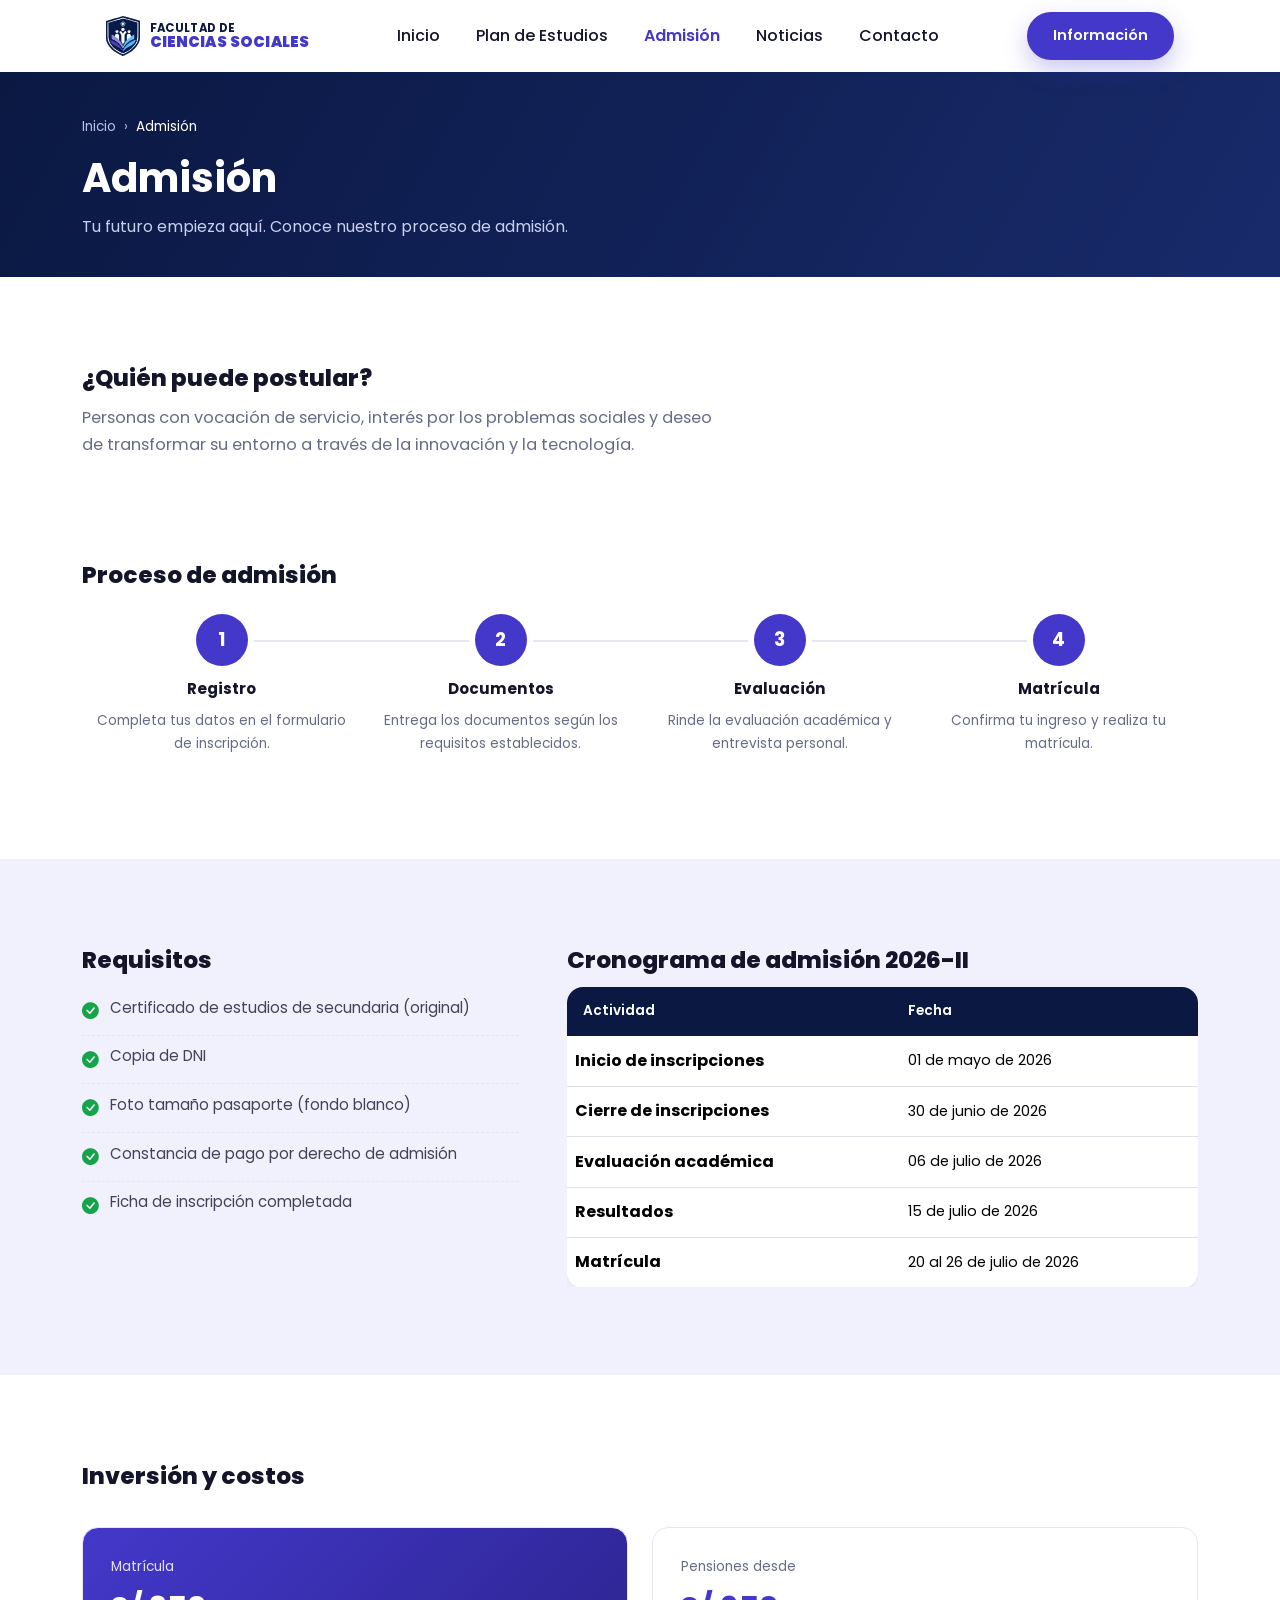
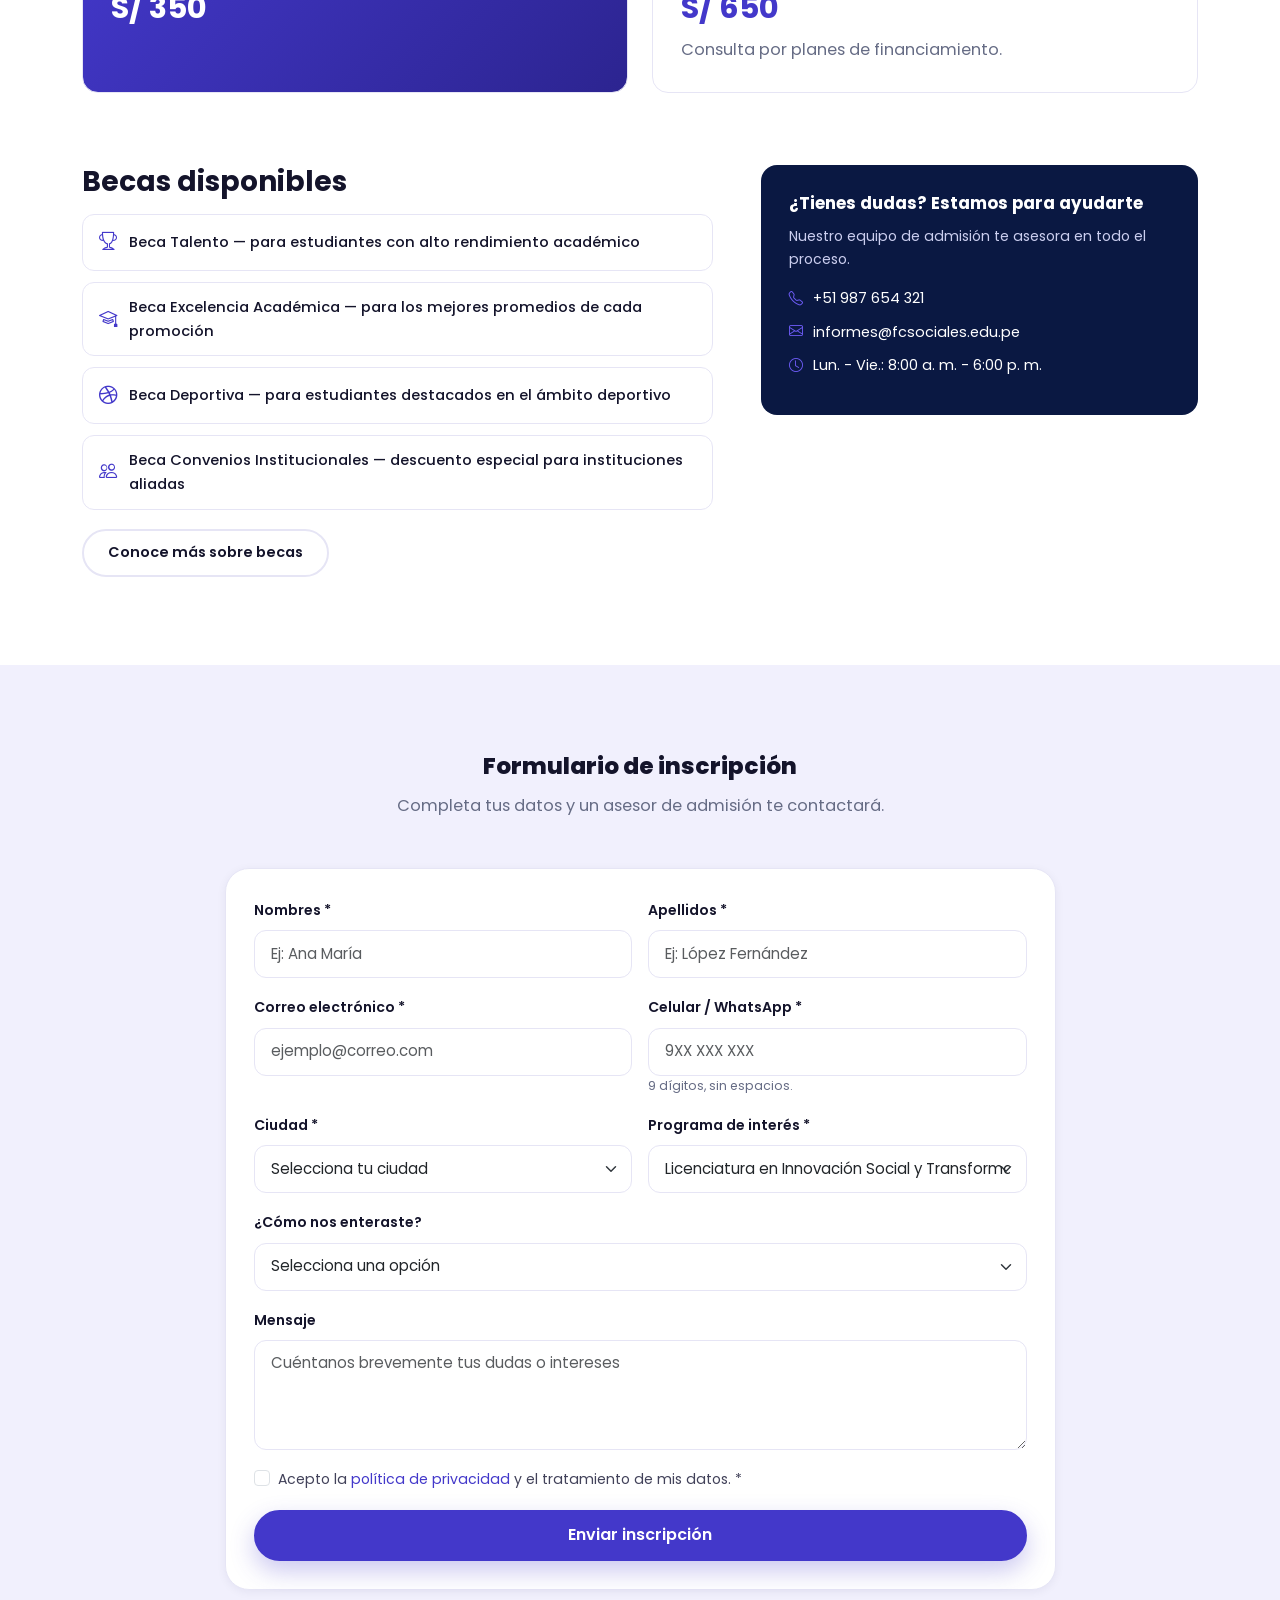
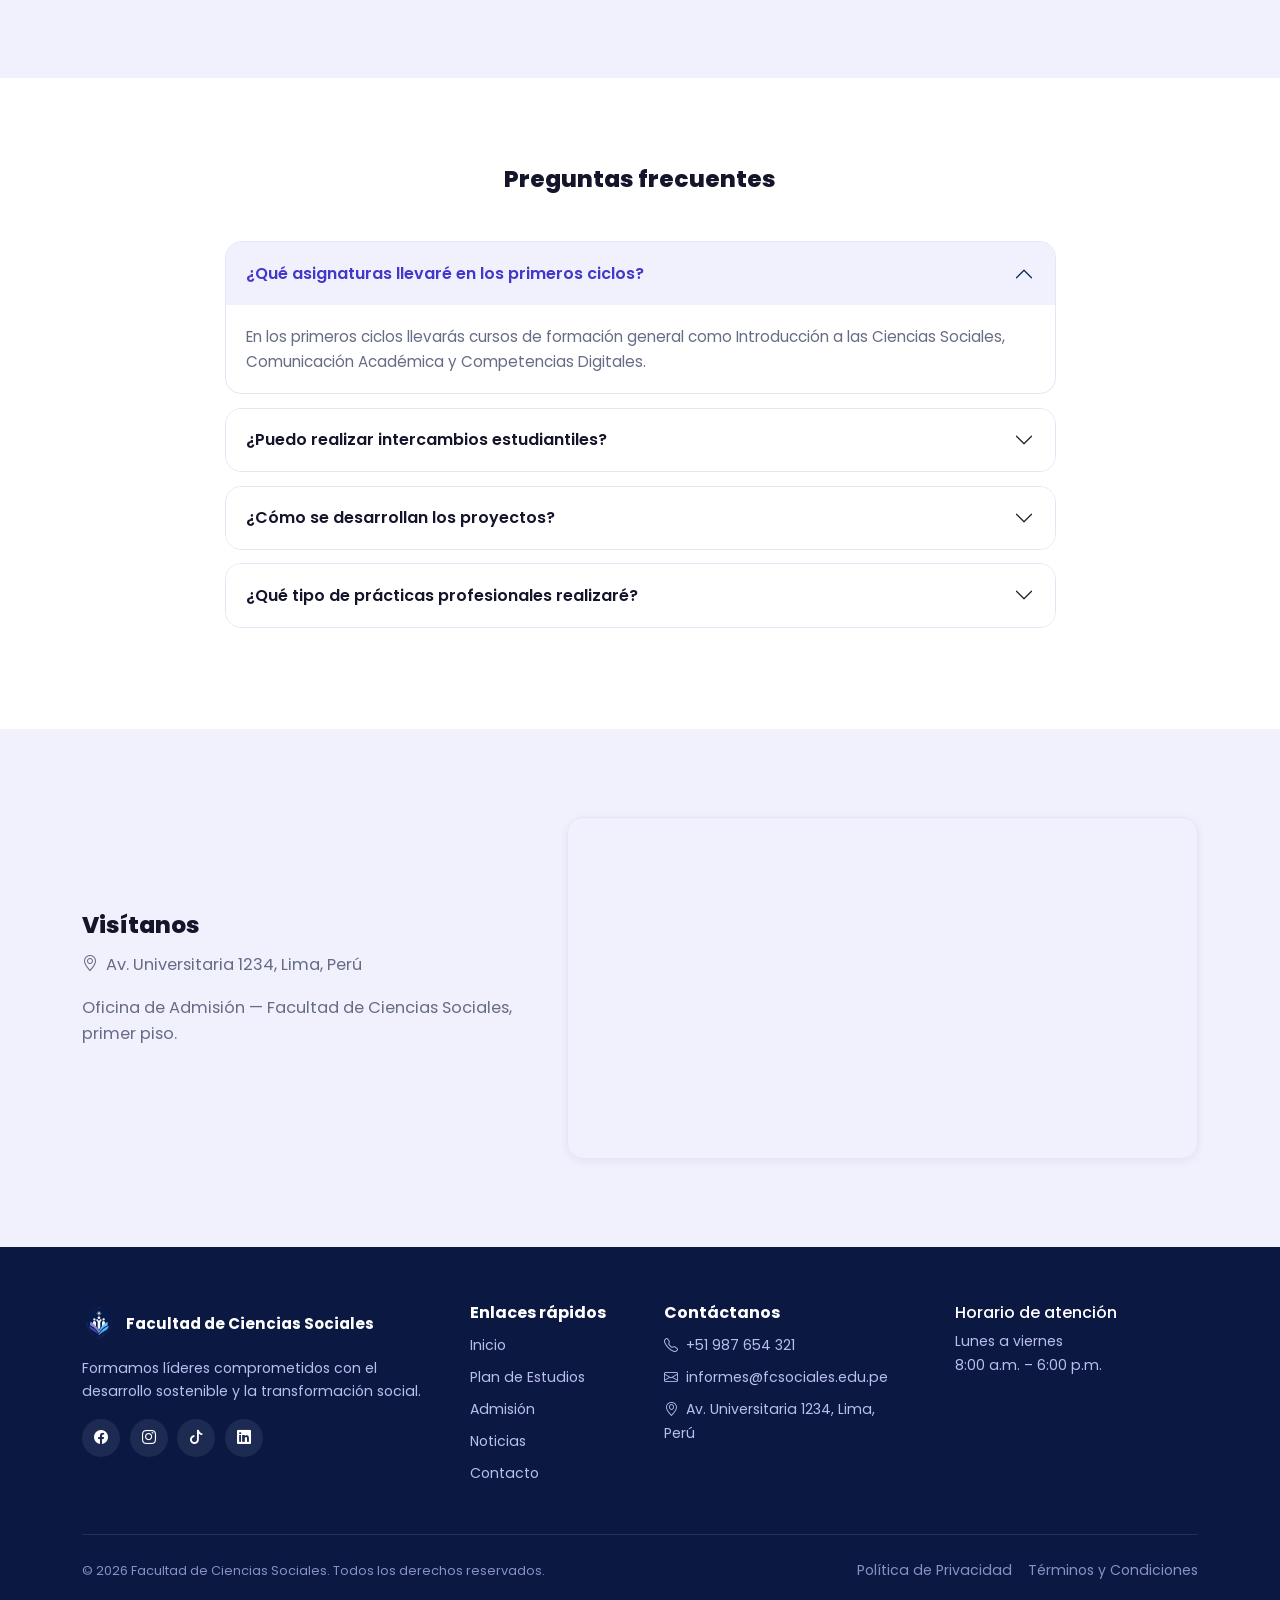
<file: admision.html>
<!DOCTYPE html>
<html lang="es">

<head>
  <meta charset="UTF-8">
  <meta name="viewport" content="width=device-width, initial-scale=1.0">
  <meta name="theme-color" content="#ffffff">
  
  <!-- SEO Google -->
  <title>Admisión | Licenciatura en Innovación Social y Transformación Digital</title>
  <meta name="description" content="Conoce el proceso de admisión, requisitos, cronograma, costos y becas disponibles para la Licenciatura en Innovación Social y Transformación Digital.">
  <meta name="author" content="Facultad de Ciencias Sociales">  
  <meta name="robots" content="index, follow">
  <link rel="canonical" href="https://kathrymoriana.github.io/fcsociales/admision.html">

  <!-- Redes Sociales (Open Graph) -->
  <meta property="og:type" content="website">
  <meta property="og:title" content="Admisión | Licenciatura en Innovación Social y Transformación Digital">
  <meta property="og:description" content="Conoce el proceso de admisión, requisitos, cronograma, costos y becas disponibles para la Licenciatura en Innovación Social y Transformación Digital.">
  <meta property="og:url" content="https://kathrymoriana.github.io/fcsociales/admision.html">
  <meta property="og:site_name" content="Facultad de Ciencias Sociales">
  <meta property="og:image" content="https://kathrymoriana.github.io/fcsociales/assets/images/og-image-admision.png">

  <!-- Google Fonts -->
  <link rel="preconnect" href="https://fonts.googleapis.com">
  <link rel="preconnect" href="https://fonts.gstatic.com" crossorigin>
  <link href="https://fonts.googleapis.com/css2?family=Poppins:wght@400;500;600;700;800&display=swap" rel="stylesheet">
  
  <!-- Bootstrap 5.3 -->
  <link href="https://cdn.jsdelivr.net/npm/bootstrap@5.3.3/dist/css/bootstrap.min.css" rel="stylesheet">
  <link rel="stylesheet" href="https://cdn.jsdelivr.net/npm/bootstrap-icons@1.11.3/font/bootstrap-icons.css">
  <!-- AOS (Animate On Scroll) -->
  <link href="https://cdn.jsdelivr.net/npm/aos@2.3.4/dist/aos.css" rel="stylesheet">
  
  <link rel="icon" type="image/svg+xml" href="assets/svg/logo.svg">
  <link rel="stylesheet" href="css/styles.css">
</head>

<body>

  <a href="#contenido-principal" class="skip-link">Saltar al contenido principal</a>

  <!-- ===================== HEADER ===================== -->
  <header class="site-header">
    <div class="container">
      <nav class="navbar navbar-expand-lg  px-xl-4 px-sm-0" aria-label="Navegación principal">
        <div class="d-flex align-items-center justify-content-between w-100">

          <a class="brand" href="index.html" aria-label="Facultad de Ciencias Sociales, ir al inicio">
            <img src="assets/svg/logo.svg" alt="" width="38" height="38">
            <span class="brand-name">Facultad de<strong>Ciencias Sociales</strong></span>
          </a>

          <div class="collapse navbar-collapse d-none d-lg-flex" id="navMain">
            <ul class="navbar-nav main-nav mx-auto gap-lg-1 align-items-lg-center">
              <li class="nav-item"><a class="nav-link" href="index.html">Inicio</a></li>
              <li class="nav-item"><a class="nav-link" href="plan-estudios.html">Plan de Estudios</a></li>
              <li class="nav-item"><a class="nav-link active" aria-current="page" href="admision.html">Admisión</a></li>
              <li class="nav-item"><a class="nav-link" href="index.html#noticias">Noticias</a></li>
              <li class="nav-item"><a class="nav-link" href="index.html#contacto">Contacto</a></li>
            </ul>
          </div>

          <div class="d-flex align-items-center gap-2">
            <a href="#formulario-inscripcion" class="btn btn-primary d-none d-lg-inline-flex">Información</a>
            <button class="navbar-toggler-custom d-lg-none" type="button" data-bs-toggle="offcanvas"
              data-bs-target="#mobileSidebar" aria-controls="mobileSidebar" aria-expanded="false"
              aria-label="Abrir menú de navegación">
              <i class="bi bi-list" aria-hidden="true"></i>
            </button>
          </div>
        </div>
      </nav>
    </div>
  </header>

  <!-- ===================== SIDEBAR MOBILE (OFFCANVAS) ===================== -->
  <aside class="offcanvas offcanvas-end offcanvas-sidebar" tabindex="-1" id="mobileSidebar"
    aria-labelledby="mobileSidebarLabel">
    <div class="offcanvas-header">
      <a class="brand" href="index.html">
        <img src="assets/svg/logo.svg" alt="" width="32" height="32">
        <span class="brand-name" id="mobileSidebarLabel">Facultad de<strong>Ciencias Sociales</strong></span>
      </a>
      <button type="button" class="btn-close" data-bs-dismiss="offcanvas" aria-label="Cerrar menú"></button>
    </div>
    <div class="offcanvas-body d-flex flex-column">
      <ul class="navbar-nav gap-1">
        <li class="nav-item"><a class="nav-link" href="index.html"><i class="bi bi-house"
              aria-hidden="true"></i>Inicio</a></li>
        <li class="nav-item"><a class="nav-link" href="plan-estudios.html"><i class="bi bi-mortarboard"
              aria-hidden="true"></i>Plan de Estudios</a></li>
        <li class="nav-item"><a class="nav-link active" aria-current="page" href="admision.html"><i
              class="bi bi-clipboard-check" aria-hidden="true"></i>Admisión</a></li>
        <li class="nav-item"><a class="nav-link" href="index.html#noticias"><i class="bi bi-newspaper"
              aria-hidden="true"></i>Noticias</a></li>
        <li class="nav-item"><a class="nav-link" href="index.html#contacto"><i class="bi bi-envelope"
              aria-hidden="true"></i>Contacto</a></li>
      </ul>
      <a href="#formulario-inscripcion" class="btn btn-primary w-100 mt-auto">Solicita información</a>
    </div>
  </aside>

  <main id="contenido-principal">

    <!-- ===================== PAGE HERO ===================== -->
    <section class="page-hero px-4">
      <div class="container">
        <nav aria-label="Ruta de navegación">
          <ol class="breadcrumb breadcrumb-custom">
            <li class="breadcrumb-item"><a href="index.html">Inicio</a></li>
            <li class="breadcrumb-item active" aria-current="page">Admisión</li>
          </ol>
        </nav>
        <h1 data-aos="fade-up">Admisión</h1>
        <p data-aos="fade-up" data-aos-delay="80">Tu futuro empieza aquí. Conoce nuestro proceso de admisión.</p>
      </div>
    </section>

    <!-- ¿Quién puede postular? -->
    <section class="section pb-0" aria-labelledby="postular-title">
      <div class="container">
        <div data-aos="fade-up" style="max-width:760px">
          <h2 id="postular-title" class="section-title">¿Quién puede postular?</h2>
          <p class="section-subtitle">Personas con vocación de servicio, interés por los problemas sociales y deseo de
            transformar su entorno a través de la innovación y la tecnología.</p>
        </div>
      </div>
    </section>

    <!-- Proceso de admisión (Stepper) -->
    <section class="section" aria-labelledby="proceso-title">
      <div class="container">
        <h2 id="proceso-title" class="section-title" data-aos="fade-up">Proceso de admisión</h2>
        <ol class="stepper mt-4" data-aos="fade-up">
          <li>
            <div class="step-circle">1</div>
            <h3>Registro</h3>
            <p>Completa tus datos en el formulario de inscripción.</p>
          </li>
          <li>
            <div class="step-circle">2</div>
            <h3>Documentos</h3>
            <p>Entrega los documentos según los requisitos establecidos.</p>
          </li>
          <li>
            <div class="step-circle">3</div>
            <h3>Evaluación</h3>
            <p>Rinde la evaluación académica y entrevista personal.</p>
          </li>
          <li>
            <div class="step-circle">4</div>
            <h3>Matrícula</h3>
            <p>Confirma tu ingreso y realiza tu matrícula.</p>
          </li>
        </ol>
      </div>
    </section>

    <!-- Requisitos y Cronograma -->
    <section class="section section-lavender" aria-labelledby="requisitos-title">
      <div class="container">
        <div class="row g-5">
          <div class="col-12 col-lg-5" data-aos="fade-right">
            <h2 id="requisitos-title" class="section-title">Requisitos</h2>
            <ul class="checklist">
              <li><i class="bi bi-check-circle-fill" aria-hidden="true"></i>Certificado de estudios de secundaria
                (original)</li>
              <li><i class="bi bi-check-circle-fill" aria-hidden="true"></i>Copia de DNI</li>
              <li><i class="bi bi-check-circle-fill" aria-hidden="true"></i>Foto tamaño pasaporte (fondo blanco)</li>
              <li><i class="bi bi-check-circle-fill" aria-hidden="true"></i>Constancia de pago por derecho de admisión
              </li>
              <li><i class="bi bi-check-circle-fill" aria-hidden="true"></i>Ficha de inscripción completada</li>
            </ul>
          </div>
          <div class="col-12 col-lg-7" data-aos="fade-left">
            <h2 class="section-title">Cronograma de admisión 2026-II</h2>
            <div class="table-responsive">
              <table class="table table-custom align-middle mb-0">
                <caption class="visually-hidden">Fechas del cronograma de admisión 2026-II</caption>
                <thead>
                  <tr>
                    <th scope="col">Actividad</th>
                    <th scope="col">Fecha</th>
                  </tr>
                </thead>
                <tbody>
                  <tr>
                    <th scope="row">Inicio de inscripciones</th>
                    <td>01 de mayo de 2026</td>
                  </tr>
                  <tr>
                    <th scope="row">Cierre de inscripciones</th>
                    <td>30 de junio de 2026</td>
                  </tr>
                  <tr>
                    <th scope="row">Evaluación académica</th>
                    <td>06 de julio de 2026</td>
                  </tr>
                  <!-- <tr><th scope="row">Entrevistas personales</th><td>08 al 12 de julio de 2026</td></tr> -->
                  <tr>
                    <th scope="row">Resultados</th>
                    <td>15 de julio de 2026</td>
                  </tr>
                  <tr>
                    <th scope="row">Matrícula</th>
                    <td>20 al 26 de julio de 2026</td>
                  </tr>
                </tbody>
              </table>
            </div>
          </div>
        </div>
      </div>
    </section>

    <!-- Inversión y becas -->
    <section class="section" aria-labelledby="inversion-title">
      <div class="container">
        <h2 id="inversion-title" class="section-title" data-aos="fade-up">Inversión y costos</h2>
        <div class="row g-4 mt-1">
          <div class="col-md-6" data-aos="fade-up">
            <div class="cost-card cost-primary">
              <p class="cost-label mb-1">Matrícula</p>
              <p class="cost-value mb-0">S/ 350</p>
            </div>
          </div>
          <div class="col-md-6" data-aos="fade-up" data-aos-delay="80">
            <div class="cost-card">
              <p class="cost-label mb-1">Pensiones desde</p>
              <p class="cost-value mb-0">S/ 650</p>
              <p class="section-subtitle mb-0 mt-1">Consulta por planes de financiamiento.</p>
            </div>
          </div>
        </div>

        <div class="row g-5 mt-4 align-items-start">
          <div class="col-12 col-lg-7" data-aos="fade-right">
            <h3 class="mb-3">Becas disponibles</h3>
            <ul class="becas-list">
              <li><i class="bi bi-trophy" aria-hidden="true"></i>Beca Talento — para estudiantes con alto rendimiento
                académico</li>
              <li><i class="bi bi-mortarboard" aria-hidden="true"></i>Beca Excelencia Académica — para los mejores
                promedios de cada promoción</li>
              <li><i class="bi bi-dribbble" aria-hidden="true"></i>Beca Deportiva — para estudiantes destacados en el
                ámbito deportivo</li>
              <li><i class="bi bi-people" aria-hidden="true"></i>Beca Convenios Institucionales — descuento especial
                para instituciones aliadas</li>
            </ul>
            <a href="#formulario-inscripcion" class="btn btn-outline-primary-custom mt-2">Conoce más sobre becas</a>
          </div>
          <div class="col-12 col-lg-5" data-aos="fade-left">
            <div class="contact-card">
              <h3>¿Tienes dudas? Estamos para ayudarte</h3>
              <p>Nuestro equipo de admisión te asesora en todo el proceso.</p>
              <div class="contact-line"><i class="bi bi-telephone" aria-hidden="true"></i><a href="tel:+51987654321"
                  class="text-white text-decoration-none">+51 987 654 321</a></div>
              <div class="contact-line"><i class="bi bi-envelope" aria-hidden="true"></i><a
                  href="mailto:informes@fcsociales.edu.pe"
                  class="text-white text-decoration-none">informes@fcsociales.edu.pe</a></div>
              <div class="contact-line"><i class="bi bi-clock" aria-hidden="true"></i>Lun. - Vie.: 8:00 a. m. - 6:00 p.
                m.</div>
            </div>
          </div>
        </div>
      </div>
    </section>

    <!-- Formulario de inscripción -->
    <section class="section section-lavender" id="formulario-inscripcion" aria-labelledby="formulario-title">
      <div class="container">
        <div class="text-center mx-auto mb-5" style="max-width:640px" data-aos="fade-up">
          <h2 id="formulario-title" class="section-title">Formulario de inscripción</h2>
          <p class="section-subtitle mx-auto">Completa tus datos y un asesor de admisión te contactará.</p>
        </div>
        <div class="row justify-content-center">
          <div class="col-12 col-lg-9" data-aos="fade-up">
            <form class="form-card needs-validation" novalidate data-toast-target="inscripcionToast"
              aria-label="Formulario de inscripción">
              <div class="row g-3">
                <div class="col-md-6">
                  <label for="nombres" class="form-label">Nombres <span aria-hidden="true">*</span></label>
                  <input type="text" class="form-control" id="nombres" name="nombres" placeholder="Ej: Ana María"
                    required minlength="2" aria-required="true">
                  <div class="invalid-feedback">Ingresa tus nombres.</div>
                </div>
                <div class="col-md-6">
                  <label for="apellidos" class="form-label">Apellidos <span aria-hidden="true">*</span></label>
                  <input type="text" class="form-control" id="apellidos" name="apellidos"
                    placeholder="Ej: López Fernández" required minlength="2" aria-required="true">
                  <div class="invalid-feedback">Ingresa tus apellidos.</div>
                </div>
                <div class="col-md-6">
                  <label for="correo" class="form-label">Correo electrónico <span aria-hidden="true">*</span></label>
                  <input type="email" class="form-control" id="correo" name="correo" placeholder="ejemplo@correo.com"
                    required aria-required="true">
                  <div class="invalid-feedback">Ingresa un correo electrónico válido.</div>
                </div>
                <div class="col-md-6">
                  <label for="celular" class="form-label">Celular / WhatsApp <span aria-hidden="true">*</span></label>
                  <input type="tel" class="form-control" id="celular" name="celular" placeholder="9XX XXX XXX" required
                    pattern="[0-9]{9}" inputmode="numeric" aria-required="true" aria-describedby="celularHint">
                  <div id="celularHint" class="form-text-hint">9 dígitos, sin espacios.</div>
                  <div class="invalid-feedback">Ingresa un número de celular válido (9 dígitos).</div>
                </div>
                <div class="col-md-6">
                  <label for="ciudad" class="form-label">Ciudad <span aria-hidden="true">*</span></label>
                  <select class="form-select" id="ciudad" name="ciudad" required aria-required="true">
                    <option value="" selected disabled>Selecciona tu ciudad</option>
                    <option>Lima</option>
                    <option>Arequipa</option>
                    <option>Trujillo</option>
                    <option>Cusco</option>
                    <option>Otra</option>
                  </select>
                  <div class="invalid-feedback">Selecciona tu ciudad.</div>
                </div>
                <div class="col-md-6">
                  <label for="programa" class="form-label">Programa de interés <span aria-hidden="true">*</span></label>
                  <select class="form-select" id="programa" name="programa" required aria-required="true">
                    <option selected>Licenciatura en Innovación Social y Transformación Digital</option>
                  </select>
                </div>
                <div class="col-12">
                  <label for="comoEnteraste" class="form-label">¿Cómo nos enteraste?</label>
                  <select class="form-select" id="comoEnteraste" name="comoEnteraste">
                    <option value="" selected>Selecciona una opción</option>
                    <option>Redes sociales</option>
                    <option>Recomendación de un amigo o familiar</option>
                    <option>Feria universitaria</option>
                    <option>Buscador web</option>
                    <option>Otro</option>
                  </select>
                </div>
                <div class="col-12">
                  <label for="mensaje" class="form-label">Mensaje</label>
                  <textarea class="form-control" id="mensaje" name="mensaje"
                    placeholder="Cuéntanos brevemente tus dudas o intereses" maxlength="500"></textarea>
                </div>
                <div class="col-12">
                  <div class="form-check">
                    <input class="form-check-input" type="checkbox" id="aceptaPolitica" required aria-required="true">
                    <label class="form-check-label" for="aceptaPolitica" style="font-size:.88rem">
                      Acepto la <a href="#">política de privacidad</a> y el tratamiento de mis datos. <span
                        aria-hidden="true">*</span>
                    </label>
                    <div class="invalid-feedback">Debes aceptar la política de privacidad para continuar.</div>
                  </div>
                </div>
                <div class="col-12">
                  <button type="submit" class="btn btn-primary btn-lg w-100">Enviar inscripción</button>
                </div>
              </div>
            </form>
          </div>
        </div>
      </div>
    </section>

    <!-- Preguntas frecuentes -->
    <section class="section" aria-labelledby="faq-adm-title">
      <div class="container">
        <div class="text-center mx-auto mb-5" style="max-width:640px" data-aos="fade-up">
          <h2 id="faq-adm-title" class="section-title">Preguntas frecuentes</h2>
        </div>
        <div class="row justify-content-center">
          <div class="col-12 col-lg-9" data-aos="fade-up">
            <div class="accordion accordion-custom" id="faqAdmisionAccordion">
              <div class="accordion-item">
                <h3 class="accordion-header"><button class="accordion-button" type="button" data-bs-toggle="collapse"
                    data-bs-target="#faqa1" aria-expanded="true" aria-controls="faqa1">¿Qué asignaturas llevaré en los
                    primeros ciclos?</button></h3>
                <div id="faqa1" class="accordion-collapse collapse show" data-bs-parent="#faqAdmisionAccordion">
                  <div class="accordion-body">En los primeros ciclos llevarás cursos de formación general como
                    Introducción a las Ciencias Sociales, Comunicación Académica y Competencias Digitales.</div>
                </div>
              </div>
              <div class="accordion-item">
                <h3 class="accordion-header"><button class="accordion-button collapsed" type="button"
                    data-bs-toggle="collapse" data-bs-target="#faqa2" aria-expanded="false" aria-controls="faqa2">¿Puedo
                    realizar intercambios estudiantiles?</button></h3>
                <div id="faqa2" class="accordion-collapse collapse" data-bs-parent="#faqAdmisionAccordion">
                  <div class="accordion-body">Sí, gracias a nuestros convenios internacionales puedes postular a
                    programas de intercambio desde el quinto ciclo.</div>
                </div>
              </div>
              <div class="accordion-item">
                <h3 class="accordion-header"><button class="accordion-button collapsed" type="button"
                    data-bs-toggle="collapse" data-bs-target="#faqa3" aria-expanded="false" aria-controls="faqa3">¿Cómo
                    se desarrollan los proyectos?</button></h3>
                <div id="faqa3" class="accordion-collapse collapse" data-bs-parent="#faqAdmisionAccordion">
                  <div class="accordion-body">Los proyectos se desarrollan en equipos multidisciplinarios, trabajando
                    con comunidades y organizaciones reales.</div>
                </div>
              </div>
              <div class="accordion-item">
                <h3 class="accordion-header"><button class="accordion-button collapsed" type="button"
                    data-bs-toggle="collapse" data-bs-target="#faqa4" aria-expanded="false" aria-controls="faqa4">¿Qué
                    tipo de prácticas profesionales realizaré?</button></h3>
                <div id="faqa4" class="accordion-collapse collapse" data-bs-parent="#faqAdmisionAccordion">
                  <div class="accordion-body">Realizarás prácticas en ONG, gobiernos locales, empresas y organismos
                    internacionales, según tu área de interés.</div>
                </div>
              </div>
            </div>
          </div>
        </div>
      </div>
    </section>

    <!-- Visítanos -->
    <section class="section section-lavender" aria-labelledby="visitanos-title">
      <div class="container">
        <div class="row g-5 align-items-center">
          <div class="col-12 col-lg-5" data-aos="fade-right">
            <h2 id="visitanos-title" class="section-title">Visítanos</h2>
            <p class="section-subtitle">
              <i class="bi bi-geo-alt me-2" aria-hidden="true"></i>Av. Universitaria 1234, Lima, Perú
            </p>
            <p class="section-subtitle">Oficina de Admisión — Facultad de Ciencias Sociales, primer piso.</p>
          </div>
          <div class="col-12 col-lg-7" data-aos="fade-left">
            <div class="map-wrap">
              <iframe src="https://www.google.com/maps?q=Universidad,Av.+Universitaria,Lima,Peru&output=embed"
                title="Ubicación de la Facultad de Ciencias Sociales en el mapa" loading="lazy"
                referrerpolicy="no-referrer-when-downgrade"></iframe>
            </div>
          </div>
        </div>
      </div>
    </section>

  </main>

  <!-- ===================== FOOTER ===================== -->
  <footer class="site-footer">
    <div class="container">
      <div class="row g-5 g-lg-5">
        <div class="col-12 col-lg-4">
          <div class="footer-brand">
            <img src="assets/svg/logo.svg" alt="Logo de la Facultad de Ciencias Sociales">
            <span>Facultad de Ciencias Sociales</span>
          </div>
          <p>Formamos líderes comprometidos con el desarrollo sostenible y la transformación social.</p>
          <div class="social-links">
            <a href="https://facebook.com" target="_blank" rel="noopener noreferrer"
              aria-label="Síguenos en Facebook (se abre en una nueva pestaña)"><i class="bi bi-facebook"
                aria-hidden="true"></i></a>
            <a href="https://instagram.com" target="_blank" rel="noopener noreferrer"
              aria-label="Síguenos en Instagram (se abre en una nueva pestaña)"><i class="bi bi-instagram"
                aria-hidden="true"></i></a>
            <a href="https://tiktok.com" target="_blank" rel="noopener noreferrer"
              aria-label="Síguenos en TikTok (se abre en una nueva pestaña)"><i class="bi bi-tiktok"
                aria-hidden="true"></i></a>
            <a href="https://linkedin.com" target="_blank" rel="noopener noreferrer"
              aria-label="Síguenos en LinkedIn (se abre en una nueva pestaña)"><i class="bi bi-linkedin"
                aria-hidden="true"></i></a>
          </div>
        </div>
        <div class="col-6 col-lg-2">
          <h3>Enlaces rápidos</h3>
          <ul class="footer-links">
            <li><a href="index.html">Inicio</a></li>
            <li><a href="plan-estudios.html">Plan de Estudios</a></li>
            <li><a href="admision.html">Admisión</a></li>
            <li><a href="index.html#noticias">Noticias</a></li>
            <li><a href="index.html#contacto">Contacto</a></li>
          </ul>
        </div>
        <div class="col-6 col-lg-3">
          <h3>Contáctanos</h3>
          <ul class="footer-links">
            <li><a href="tel:+51987654321"><i class="bi bi-telephone me-2" aria-hidden="true"></i>+51 987 654 321</a>
            </li>
            <li><a href="mailto:informes@fcsociales.edu.pe"><i class="bi bi-envelope me-2"
                  aria-hidden="true"></i>informes@fcsociales.edu.pe</a></li>
            <li><span class="footer-link-custom"><i class="bi bi-geo-alt me-2" aria-hidden="true"></i>Av. Universitaria
                1234, Lima, Perú</span>
            </li>
          </ul>
        </div>
        <div class="col-12 col-lg-3">
          <h3 class="h6">Horario de atención</h3>
            <p class="small mb-0">Lunes a viernes<br>8:00 a.m. – 6:00 p.m.</p>
        </div>
      </div>
      <div class="footer-bottom">
        <span>© <span data-current-year>2026</span> Facultad de Ciencias Sociales. Todos los derechos reservados.</span>
        <span class="d-flex gap-3">
          <a href="#">Política de Privacidad</a>
          <a href="#">Términos y Condiciones</a>
        </span>
      </div>
    </div>
  </footer>

  <button type="button" class="back-to-top" aria-label="Volver arriba">
    <i class="bi bi-arrow-up" aria-hidden="true"></i>
  </button>

  <!-- Toast de confirmación -->
  <div class="toast-container position-fixed bottom-0 end-0 p-3" style="z-index:1080">
    <div id="inscripcionToast" class="toast toast-custom" role="status" aria-live="polite" aria-atomic="true">
      <div class="toast-header">
        <i class="bi bi-check-circle-fill text-success me-2" aria-hidden="true"></i>
        <strong class="me-auto">Inscripción enviada</strong>
        <button type="button" class="btn-close" data-bs-dismiss="toast" aria-label="Cerrar notificación"></button>
      </div>
      <div class="toast-body">Gracias por inscribirte. Revisa tu correo, te enviaremos los siguientes pasos.</div>
    </div>
  </div>

  <script src="https://cdn.jsdelivr.net/npm/bootstrap@5.3.3/dist/js/bootstrap.bundle.min.js"></script>
  <script src="https://cdn.jsdelivr.net/npm/aos@2.3.4/dist/aos.js"></script>
  <script src="js/script.js"></script>
  <script>
    (function (d) {
      var s = d.createElement("script");
      /* uncomment the following line to override default position*/
      s.setAttribute("data-position", 3);
      /* uncomment the following line to override default size (values: small, large)*/
      s.setAttribute("data-size", "small");
      /* uncomment the following line to override default language (e.g., fr, de, es, he, nl, etc.)*/
      /* s.setAttribute("data-language", "null");*/
      /* uncomment the following line to override color set via widget (e.g., #053f67)*/
      s.setAttribute("data-color", "#152a63");
      /* uncomment the following line to override type set via widget (1=person, 2=chair, 3=eye, 4=text)*/
      s.setAttribute("data-type", "1");
      /* s.setAttribute("data-statement_text:", "Our Accessibility Statement");*/
      /* s.setAttribute("data-statement_url", "http://www.example.com/accessibility";*/
      /* uncomment the following line to override support on mobile devices*/
      s.setAttribute("data-mobile", true);
      /* uncomment the following line to set custom trigger action for accessibility menu*/
      /* s.setAttribute("data-trigger", "triggerId")*/
      s.setAttribute("data-account", "DKsw8Whvpx");
      s.setAttribute("src", "https://cdn.userway.org/widget.js");
      (d.body || d.head).appendChild(s);
    })(document)
  </script>
</body>
</body>

</html>
</file>
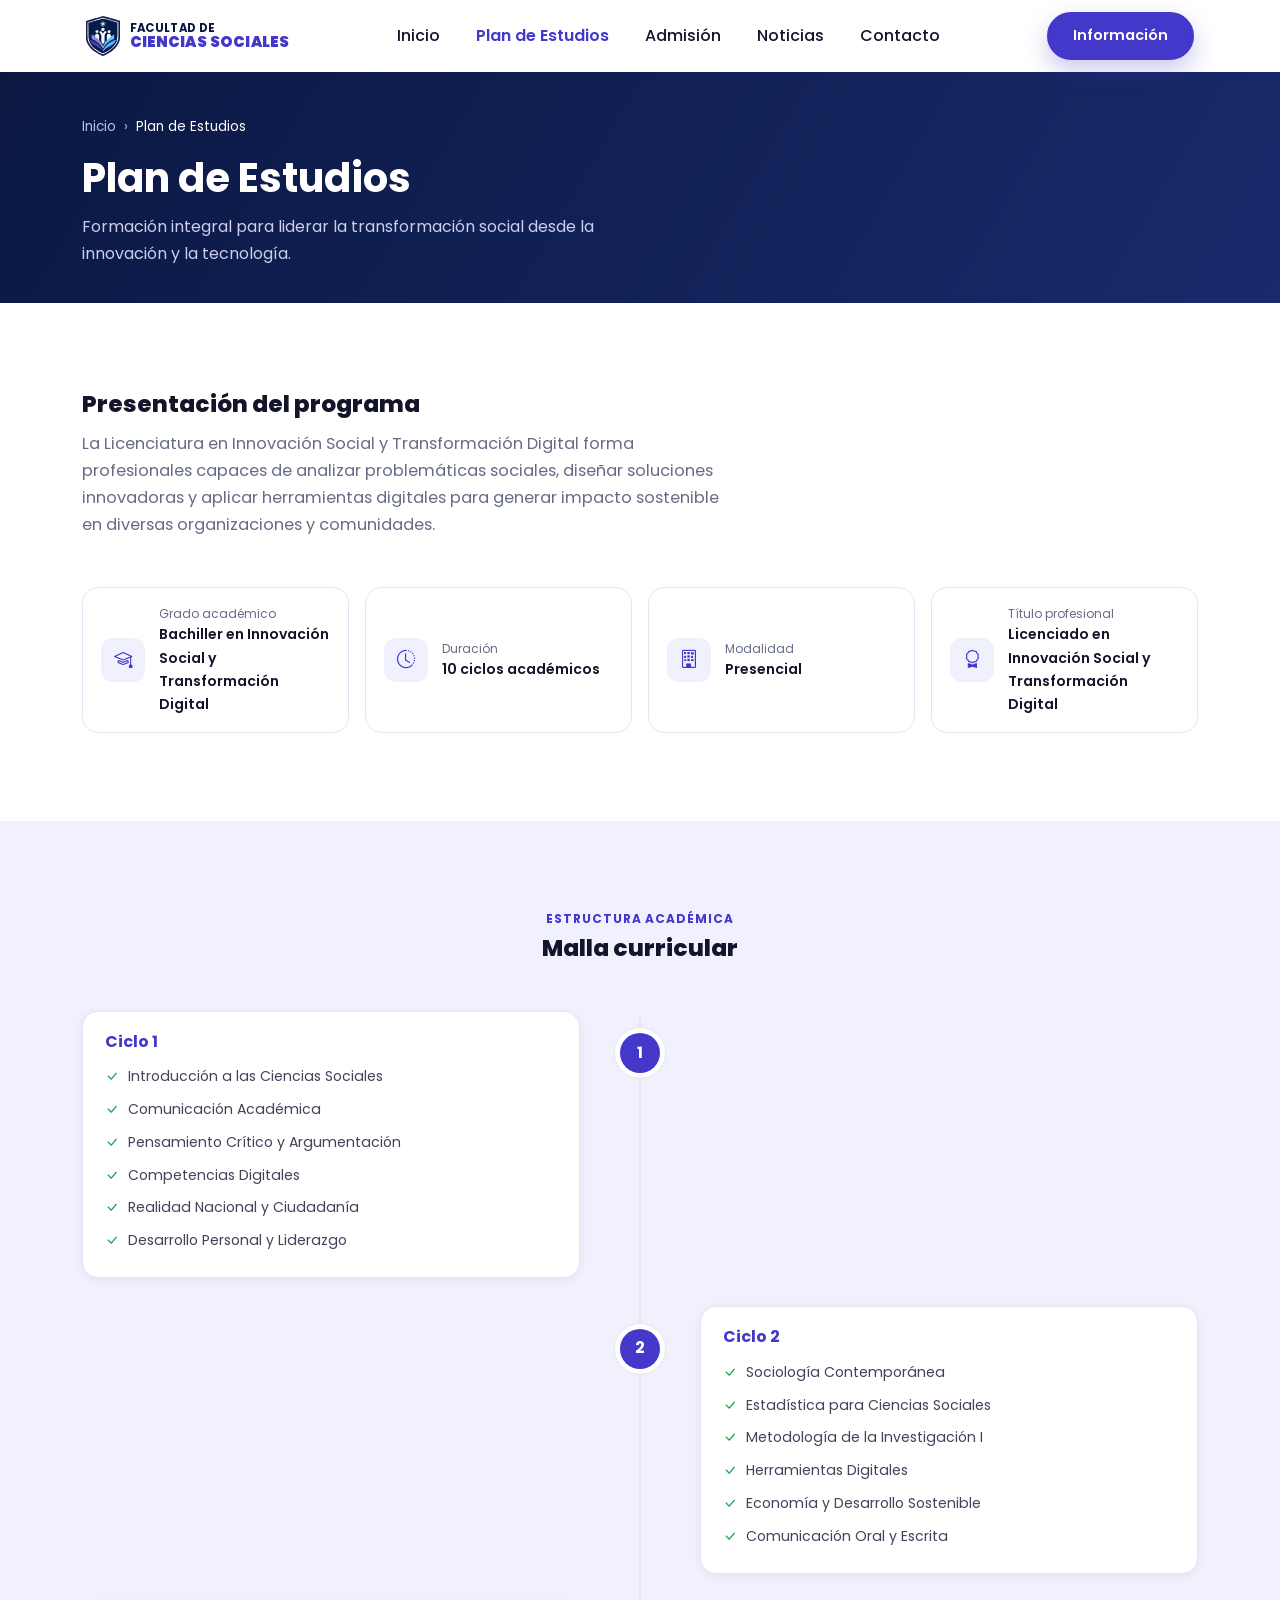
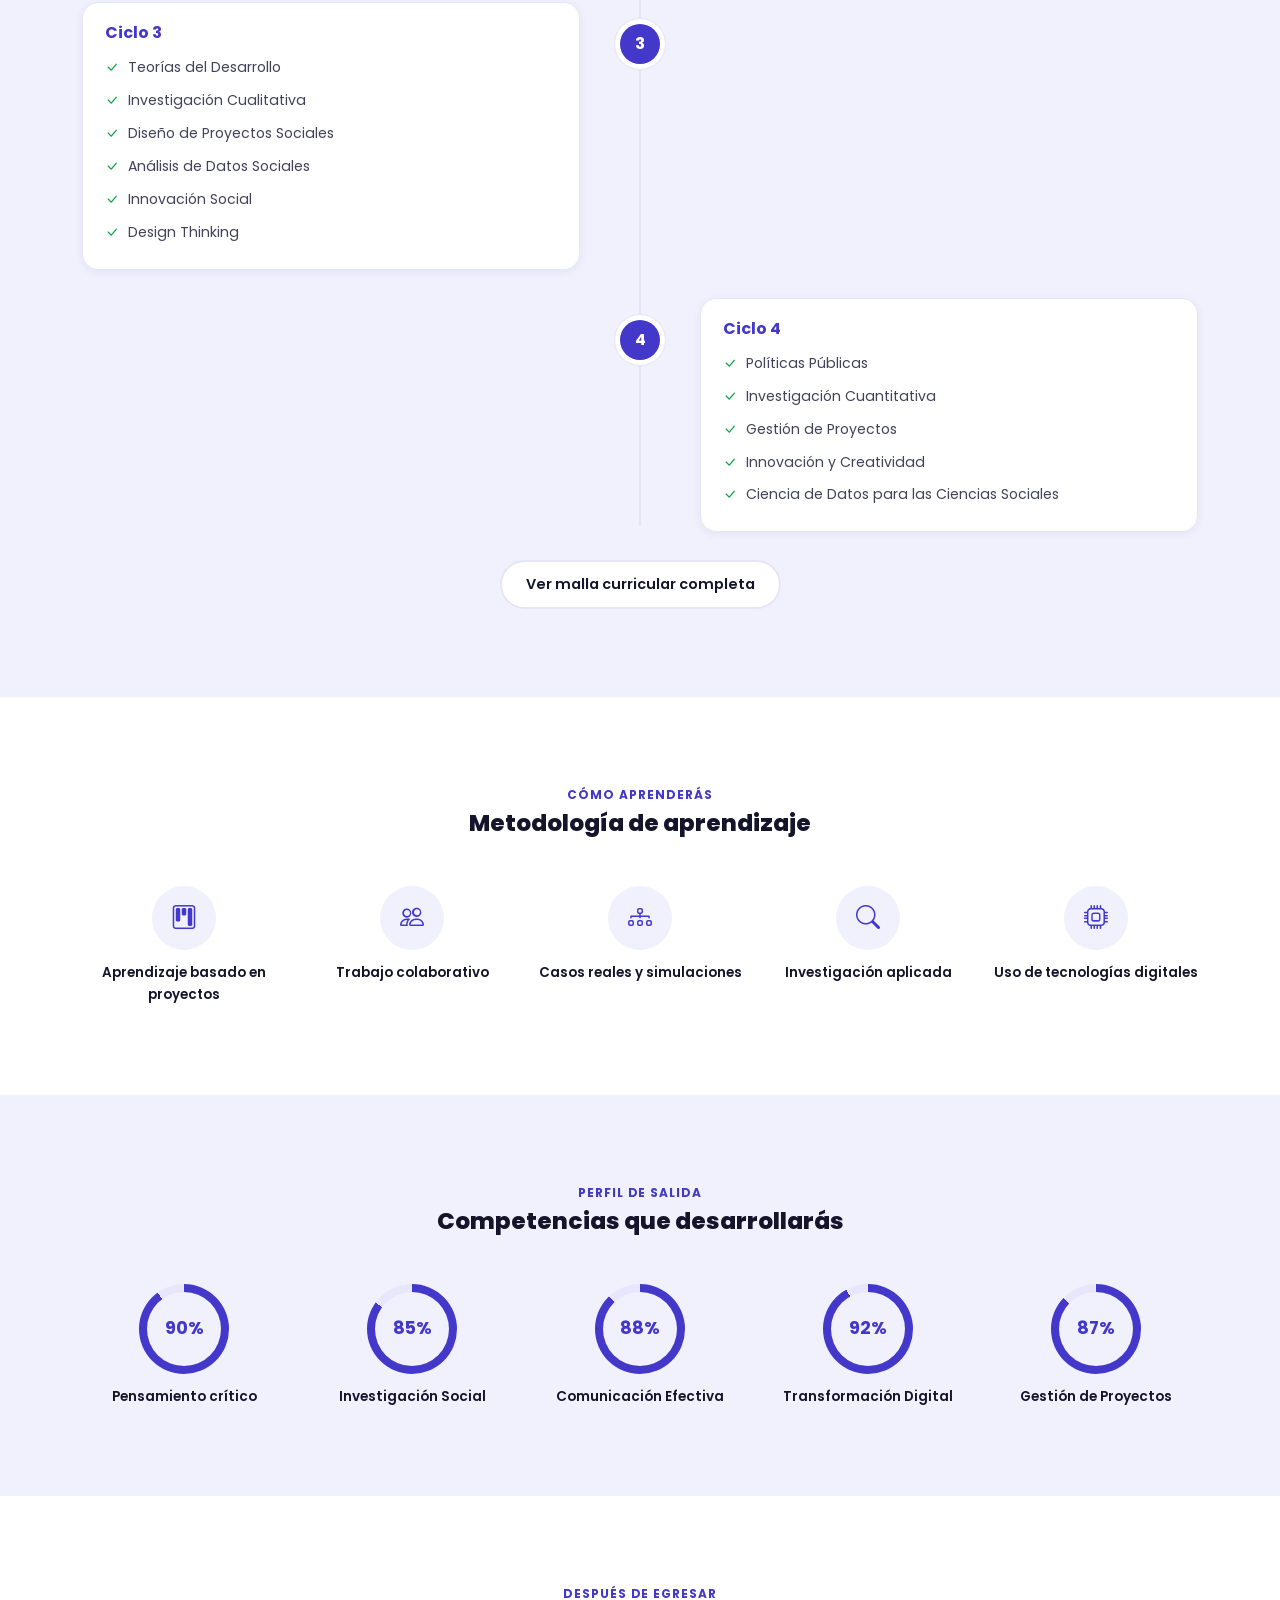
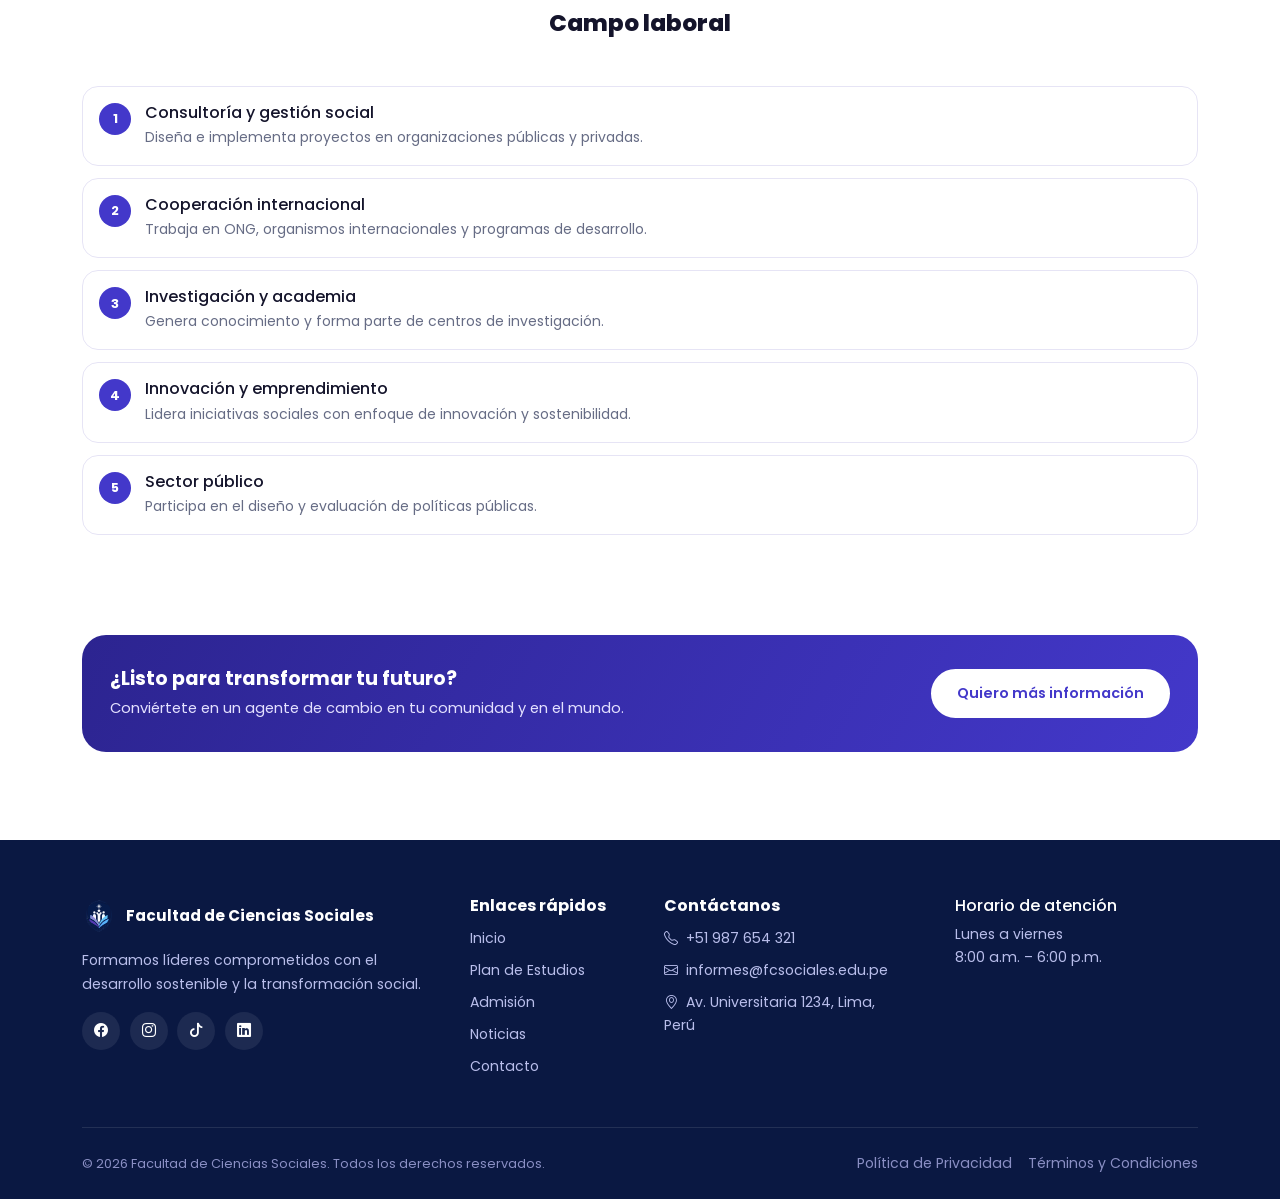
<file: plan-estudios.html>
<!DOCTYPE html>
<html lang="es">

<head>
  <meta charset="UTF-8">
  <meta name="viewport" content="width=device-width, initial-scale=1.0">
  <meta name="theme-color" content="#ffffff">
  
  <!-- SEO Google -->
  <title>Plan de Estudios | Licenciatura en Innovación Social y Transformación Digital</title>
  <meta name="description" content="Conoce nuestro plan de estudios, la metodología de aprendizaje, las competencias y proceso de admisión de la Licenciatura en Innovación Social y Transformación Digital.">
  <meta name="author" content="Facultad de Ciencias Sociales">  
  <meta name="robots" content="index, follow">
  <link rel="canonical" href="https://kathrymoriana.github.io/fcsociales/plan-estudios.html">

  <!-- Redes Sociales (Open Graph) -->
  <meta property="og:type" content="website">
  <meta property="og:title" content="Plan de estudios | Licenciatura en Innovación Social y Transformación Digital">
  <meta property="og:description" content="Conoce el plan de estudios, metodología de aprendizaje y perfil de egreso de la Licenciatura en Innovación Social y Transformación Digital.">
  <meta property="og:url" content="https://kathrymoriana.github.io/fcsociales/plan-estudios.html">
  <meta property="og:site_name" content="Facultad de Ciencias Sociales">
  <meta property="og:image" content="https://kathrymoriana.github.io/fcsociales/assets/images/og-image-plan.png">
  
  <!-- Google Fonts -->
  <link rel="preconnect" href="https://fonts.googleapis.com">
  <link rel="preconnect" href="https://fonts.gstatic.com" crossorigin>
  <link href="https://fonts.googleapis.com/css2?family=Poppins:wght@400;500;600;700;800&display=swap" rel="stylesheet">
  
  <!-- Bootstrap 5.3 -->
  <link href="https://cdn.jsdelivr.net/npm/bootstrap@5.3.3/dist/css/bootstrap.min.css" rel="stylesheet">
  <link rel="stylesheet" href="https://cdn.jsdelivr.net/npm/bootstrap-icons@1.11.3/font/bootstrap-icons.css">
  <!-- AOS (Animate On Scroll) -->
  <link href="https://cdn.jsdelivr.net/npm/aos@2.3.4/dist/aos.css" rel="stylesheet">
  
  <link rel="icon" type="image/svg+xml" href="assets/svg/logo.svg">
  <link rel="stylesheet" href="css/styles.css">
</head>

<body>

  <a href="#contenido-principal" class="skip-link">Saltar al contenido principal</a>

  <!-- ===================== HEADER ===================== -->
  <header class="site-header">
    <div class="container">
      <nav class="navbar navbar-expand-lg px-sm-1" aria-label="Navegación principal">
        <div class="d-flex align-items-center justify-content-between w-100 px-0">

          <a class="brand" href="index.html" aria-label="Facultad de Ciencias Sociales, ir al inicio">
            <img src="assets/svg/logo.svg" alt="" width="38" height="38">
            <span class="brand-name">Facultad de<strong>Ciencias Sociales</strong></span>
          </a>

          <div class="collapse navbar-collapse d-none d-lg-flex" id="navMain">
            <ul class="navbar-nav main-nav mx-auto gap-lg-1 align-items-lg-center">
              <li class="nav-item"><a class="nav-link" href="index.html">Inicio</a></li>
              <li class="nav-item"><a class="nav-link active" aria-current="page" href="plan-estudios.html">Plan de Estudios</a></li>
              <li class="nav-item"><a class="nav-link" href="admision.html">Admisión</a></li>
              <li class="nav-item"><a class="nav-link" href="index.html#noticias">Noticias</a></li>
              <li class="nav-item"><a class="nav-link" href="index.html#contacto">Contacto</a></li>
            </ul>
          </div>

          <div class="d-flex align-items-center gap-2">
            <a href="admision.html" class="btn btn-primary d-none d-lg-inline-flex">Información</a>
            <button class="navbar-toggler-custom d-lg-none" type="button" data-bs-toggle="offcanvas"
              data-bs-target="#mobileSidebar" aria-controls="mobileSidebar" aria-expanded="false"
              aria-label="Abrir menú de navegación">
              <i class="bi bi-list" aria-hidden="true"></i>
            </button>
          </div>
        </div>
      </nav>
    </div>
  </header>

  <!-- ===================== SIDEBAR MOBILE (OFFCANVAS) ===================== -->
  <aside class="offcanvas offcanvas-end offcanvas-sidebar" tabindex="-1" id="mobileSidebar"
    aria-labelledby="mobileSidebarLabel">
    <div class="offcanvas-header">
      <a class="brand" href="index.html">
        <img src="assets/svg/logo.svg" alt="" width="32" height="32">
        <span class="brand-name" id="mobileSidebarLabel">Facultad de<strong>Ciencias Sociales</strong></span>
      </a>
      <button type="button" class="btn-close" data-bs-dismiss="offcanvas" aria-label="Cerrar menú"></button>
    </div>
    <div class="offcanvas-body d-flex flex-column">
      <ul class="navbar-nav gap-1">
        <li class="nav-item"><a class="nav-link" href="index.html"><i class="bi bi-house"
              aria-hidden="true"></i>Inicio</a></li>
        <li class="nav-item"><a class="nav-link active" aria-current="page" href="plan-estudios.html"><i
              class="bi bi-mortarboard" aria-hidden="true"></i>Plan de Estudios</a></li>
        <li class="nav-item"><a class="nav-link" href="admision.html"><i class="bi bi-clipboard-check"
              aria-hidden="true"></i>Admisión</a></li>
        <li class="nav-item"><a class="nav-link" href="index.html#noticias"><i class="bi bi-newspaper"
              aria-hidden="true"></i>Noticias</a></li>
        <li class="nav-item"><a class="nav-link" href="index.html#contacto"><i class="bi bi-envelope"
              aria-hidden="true"></i>Contacto</a></li>
      </ul>
      <a href="admision.html" class="btn btn-primary w-100 mt-auto">Solicita información</a>
    </div>
  </aside>

  <main id="contenido-principal">

    <!-- ===================== PAGE HERO ===================== -->
    <section class="page-hero px-4">
      <div class="container">
        <nav aria-label="Ruta de navegación">
          <ol class="breadcrumb breadcrumb-custom">
            <li class="breadcrumb-item"><a href="index.html">Inicio</a></li>
            <li class="breadcrumb-item active" aria-current="page">Plan de Estudios</li>
          </ol>
        </nav>
        <h1 data-aos="fade-up">Plan de Estudios</h1>
        <p data-aos="fade-up" data-aos-delay="80">Formación integral para liderar la transformación social desde la
          innovación y la tecnología.</p>
      </div>
    </section>

    <!-- Presentación del programa -->
    <section class="section" aria-labelledby="presentacion-title">
      <div class="container">
        <div class="mb-5" style="max-width:760px" data-aos="fade-up">
          <h2 id="presentacion-title" class="section-title">Presentación del programa</h2>
          <p class="section-subtitle">La Licenciatura en Innovación Social y Transformación Digital forma profesionales
            capaces de analizar problemáticas sociales, diseñar soluciones innovadoras y aplicar herramientas digitales
            para generar impacto sostenible en diversas organizaciones y comunidades.</p>
        </div>
        <div class="row g-3">
          <div class="col-sm-12 col-12 col-lg-3" data-aos="fade-up">
            <div class="info-chip">
              <div class="chip-icon"><i class="bi bi-mortarboard" aria-hidden="true"></i></div>
              <div>
                <p class="chip-label mb-0">Grado académico</p>
                <p class="chip-value mb-0">Bachiller en Innovación Social y Transformación Digital</p>
              </div>
            </div>
          </div>
          <div class=" col-sm-6 col-md-6 col-6 col-lg-3" data-aos="fade-up" data-aos-delay="60">
            <div class="info-chip">
              <div class="chip-icon"><i class="bi bi-clock-history" aria-hidden="true"></i></div>
              <div>
                <p class="chip-label mb-0">Duración</p>
                <p class="chip-value mb-0">10 ciclos académicos</p>
              </div>
            </div>
          </div>
          <div class=" col-sm-6 col-md-6 col-6 col-lg-3" data-aos="fade-up" data-aos-delay="120">
            <div class="info-chip">
              <div class="chip-icon"><i class="bi bi-building" aria-hidden="true"></i></div>
              <div>
                <p class="chip-label mb-0">Modalidad</p>
                <p class="chip-value mb-0">Presencial</p>
              </div>
            </div>
          </div>
          <div class="col-sm-12 col-12 col-lg-3" data-aos="fade-up" data-aos-delay="180">
            <div class="info-chip">
              <div class="chip-icon"><i class="bi bi-award" aria-hidden="true"></i></div>
              <div>
                <p class="chip-label mb-0">Título profesional</p>
                <p class="chip-value mb-0">Licenciado en Innovación Social y Transformación Digital</p>
              </div>
            </div>
          </div>
        </div>
      </div>
    </section>

    <!-- Malla curricular -->
    <section class="section section-lavender" aria-labelledby="malla-title">
      <div class="container">
        <div class="text-center mx-auto mb-5" style="max-width:640px" data-aos="fade-up">
          <span class="section-eyebrow" data-aos="fade-up">Estructura académica</span>
          <h2 id="malla-title" class="section-title">Malla curricular</h2>
          <!-- <p class="section-subtitle mx-auto">10 áreas de formación distribuidas en 10 ciclos académicos.</p> -->
        </div>

        <div class="malla-timeline">

          <div class="ciclo-row" data-aos="fade-up">
            <span class="ciclo-num" aria-hidden="true">1</span>
            <div class="ciclo-card">
              <h3>Ciclo 1</h3>
              <ul>
                <li>Introducción a las Ciencias Sociales</li>
                <li>Comunicación Académica</li>
                <li>Pensamiento Crítico y  Argumentación</li>
                <li>Competencias Digitales</li>
                <li>Realidad Nacional y Ciudadanía</li>
                <li>Desarrollo Personal y Liderazgo</li>
              </ul>
            </div>
          </div>

          <div class="ciclo-row" data-aos="fade-up">
            <span class="ciclo-num" aria-hidden="true">2</span>
            <div class="ciclo-card">
              <h3>Ciclo 2</h3>
              <ul>
                <li>Sociología Contemporánea</li>
                <li>Estadística para Ciencias Sociales</li>
                <li>Metodología de la Investigación I</li>
                <li>Herramientas Digitales</li>
                <li>Economía y Desarrollo Sostenible</li>
                <li>Comunicación Oral y Escrita</li>
              </ul>
            </div>
          </div>

          <div class="ciclo-row" data-aos="fade-up">
            <span class="ciclo-num" aria-hidden="true">3</span>
            <div class="ciclo-card">
              <h3>Ciclo 3</h3>
              <ul>
                <li>Teorías del Desarrollo</li>
                <li>Investigación Cualitativa</li>
                <li>Diseño de Proyectos Sociales</li>
                <li>Análisis de Datos Sociales</li>
                <li>Innovación Social</li>
                <li>Design Thinking</li>
              </ul>
            </div>
          </div>

          <div class="ciclo-row" data-aos="fade-up">
            <span class="ciclo-num" aria-hidden="true">4</span>
            <div class="ciclo-card">
              <h3>Ciclo 4</h3>
              <ul>
                <li>Políticas Públicas</li>
                <li>Investigación Cuantitativa</li>
                <li>Gestión de Proyectos</li>
                <li>Innovación y Creatividad</li>
                <li>Ciencia de Datos para las Ciencias Sociales</li>
              </ul>
            </div>
          </div>

          <div class="collapse" id="mallaCompleta">
            <div class="ciclo-row" data-aos="fade-up" >
              <span class="ciclo-num" aria-hidden="true">5</span>
              <div class="ciclo-card">
                <h3>Ciclo 5</h3>
                <ul>
                  <li>Transformación Digital</li>
                  <li>Métodos Mixtos de Investigación</li>
                  <li>Evaluación de Proyectos Sociales</li>
                  <li>Gobierno Digital</li>
                  <li>Electivo I</li>
                </ul>
              </div>
            </div>

            <div class="ciclo-row" data-aos="fade-up">
              <span class="ciclo-num" aria-hidden="true">6</span>
              <div class="ciclo-card">
                <h3>Ciclo 6</h3>
                <ul>
                  <li>Liderazgo Social</li>
                  <li>Emprendimiento Social</li>
                  <li>Tecnologías para el Cambio Social</li>
                  <li>Gestión del Cambio Organizacional</li>
                  <li>Analítica para la Toma de Decisiones</li>
                  <li>Electivo II</li>
                </ul>
              </div>
            </div>

            <div class="ciclo-row" data-aos="fade-up">
              <span class="ciclo-num" aria-hidden="true">7</span>
              <div class="ciclo-card">
                <h3>Ciclo 7</h3>
                <ul>
                  <li>Gobernanza y Sostenibilidad</li>
                  <li>Marketing Social</li>
                  <li>Seminario de Investigación</li>
                  <li>Innovación Pública</li>
                  <li>Gestión de Organizaciones Sociales</li>
                </ul>
              </div>
            </div>

            <div class="ciclo-row" data-aos="fade-up">
              <span class="ciclo-num" aria-hidden="true">8</span>
              <div class="ciclo-card">
                <h3>Ciclo 8</h3>
                <ul>
                  <li>Ética y Responsabilidad Social</li>
                  <li>Taller de Tesis</li>
                  <li>Laboratorio de Inovación Social</li>
                  <li>Transformación digital organizacional</li>
                  <li>Cooperación Internacional y Desarrollo</li>
                </ul>
              </div>
            </div>

            <div class="ciclo-row" data-aos="fade-up">
              <span class="ciclo-num" aria-hidden="true">9</span>
              <div class="ciclo-card">
                <h3>Ciclo 9</h3>
                <ul>
                  <li>Seminario de Tesis I</li>
                  <li>Gestión Estratégica de la innovación</li>
                  <li>Tecnologías Emergentes para el Desarrollo</li>
                  <li>Evaluación de Políticas Públicas</li>
                  <li>Electivo III</li>
              </div>
            </div>

            <div class="ciclo-row" data-aos="fade-up">
              <span class="ciclo-num" aria-hidden="true">10</span>
              <div class="ciclo-card">
                <h3>Ciclo 10</h3>
                <ul>
                  <li>Seminario de Tesis II</li>
                  <li>Proyecto Integrador</li>
                  <li>Dirección de Proyectos de Innovación</li>
                  <li>Prospectiva y Tendencias Digitales</li>
                  <li>Ética Profesional y Ciudadanía Digital</li>
                </ul>
              </div>
            </div>
          </div>
        </div>

        <div class="text-center mt-3" data-aos="fade-up">
          <button type="button" class="btn btn-outline-primary-custom" data-bs-toggle="collapse"
            data-bs-target="#mallaCompleta" aria-expanded="false" aria-controls="mallaCompleta">
            Ver malla curricular completa
          </button>
        </div>
        <!-- <div class="collapse mt-4" id="mallaCompleta">
          <div class="table-responsive">
            <table class="table table-custom table-hover align-middle">
              <caption class="visually-hidden">Resumen de cursos por ciclo académico</caption>
              <thead>
                <tr>
                  <th scope="col">Ciclo</th>
                  <th scope="col">N.° de cursos</th>
                  <th scope="col">Créditos aprox.</th>
                </tr>
              </thead>
              <tbody>
                <tr>
                  <th scope="row">Ciclo 1</th>
                  <td>4</td>
                  <td>18</td>
                </tr>
                <tr>
                  <th scope="row">Ciclo 2</th>
                  <td>4</td>
                  <td>19</td>
                </tr>
                <tr>
                  <th scope="row">Ciclo 3</th>
                  <td>4</td>
                  <td>19</td>
                </tr>
                <tr>
                  <th scope="row">Ciclo 4</th>
                  <td>4</td>
                  <td>20</td>
                </tr>
                <tr>
                  <th scope="row">Ciclo 5</th>
                  <td>4</td>
                  <td>20</td>
                </tr>
                <tr>
                  <th scope="row">Ciclo 6</th>
                  <td>4</td>
                  <td>20</td>
                </tr>
                <tr>
                  <th scope="row">Ciclo 7</th>
                  <td>4</td>
                  <td>18</td>
                </tr>
                <tr>
                  <th scope="row">Ciclo 8</th>
                  <td>4</td>
                  <td>16</td>
                </tr>
              </tbody>
              <tfoot>
                <tr>
                  <th scope="row">Total</th>
                  <td>32</td>
                  <td>150</td>
                </tr>
            </table>
          </div>
        </div> -->
      </div>
    </section>

    <!-- Metodología de aprendizaje -->
    <section class="section" aria-labelledby="metodologia-title">
      <div class="container">
        <div class="text-center mx-auto mb-5" style="max-width:640px" data-aos="fade-up">
          <span class="section-eyebrow" data-aos="fade-up">Cómo aprenderás</span>
          <h2 id="metodologia-title" class="section-title">Metodología de aprendizaje</h2>
        </div>
        <div class="row g-4 text-center">
          <div class="col-6 col-lg-2-4" data-aos="fade-up">
            <div class="method-item">
              <div class="method-icon"><i class="bi bi-kanban" aria-hidden="true"></i></div>
              <span>Aprendizaje basado en proyectos</span>
            </div>
          </div>
          <div class="col-6 col-lg-2-4" data-aos="fade-up" data-aos-delay="60">
            <div class="method-item">
              <div class="method-icon"><i class="bi bi-people" aria-hidden="true"></i></div>
              <span>Trabajo colaborativo</span>
            </div>
          </div>
          <div class="col-6 col-lg-2-4" data-aos="fade-up" data-aos-delay="120">
            <div class="method-item">
              <div class="method-icon"><i class="bi bi-diagram-3" aria-hidden="true"></i></div>
              <span>Casos reales y simulaciones</span>
            </div>
          </div>
          <div class="col-6 col-lg-2-4" data-aos="fade-up" data-aos-delay="180">
            <div class="method-item">
              <div class="method-icon"><i class="bi bi-search" aria-hidden="true"></i></div>
              <span>Investigación aplicada</span>
            </div>
          </div>
          <div class="col-6 col-lg-2-4 mx-auto" data-aos="fade-up" data-aos-delay="240">
            <div class="method-item">
              <div class="method-icon"><i class="bi bi-cpu" aria-hidden="true"></i></div>
              <span>Uso de tecnologías digitales</span>
            </div>
          </div>
        </div>
      </div>
    </section>

    <!-- Competencias -->
    <section class="section section-lavender" aria-labelledby="competencias-title">
      <div class="container">
        <div class="text-center mx-auto mb-5" style="max-width:640px" data-aos="fade-up">
          <span class="section-eyebrow" data-aos="fade-up">Perfil de salida</span>
          <h2 id="competencias-title" class="section-title">Competencias que desarrollarás</h2>
        </div>
        <div class="row g-4 justify-content-center">
          <div class="col-6 col-lg-2-4" data-aos="zoom-in">
            <div class="competency">
              <div class="ring" style="--pct:90"><span>90%</span></div>
              <p>Pensamiento crítico</p>
            </div>
          </div>
          <div class="col-6 col-lg-2-4" data-aos="zoom-in" data-aos-delay="60">
            <div class="competency">
              <div class="ring" style="--pct:85"><span>85%</span></div>
              <p>Investigación Social</p>
            </div>
          </div>
          <div class="col-6 col-lg-2-4" data-aos="zoom-in" data-aos-delay="120">
            <div class="competency">
              <div class="ring" style="--pct:88"><span>88%</span></div>
              <p>Comunicación Efectiva</p>
            </div>
          </div>
          <div class="col-6 col-lg-2-4" data-aos="zoom-in" data-aos-delay="180">
            <div class="competency">
              <div class="ring" style="--pct:92"><span>92%</span></div>
              <p>Transformación Digital</p>
            </div>
          </div>
          <div class="col-6 col-lg-2-4 mx-auto" data-aos="zoom-in" data-aos-delay="240">
            <div class="competency">
              <div class="ring" style="--pct:87"><span>87%</span></div>
              <p>Gestión de Proyectos</p>
            </div>
          </div>
        </div>
      </div>
    </section>

    <!-- Campo laboral -->
    <section class="section" aria-labelledby="campo-titulo">
      <div class="container">
        <div class="text-center mx-auto mb-5" style="max-width:640px" data-aos="fade-up">
          <span class="section-eyebrow" data-aos="fade-up">Después de egresar</span>
          <h2 id="campo-titulo" class="section-title text-center" data-aos="fade-up">Campo laboral</h2>
        </div>

        <div data-aos="fade-up">
          <div class="campo-laboral-item">
            <span class="num" aria-hidden="true">1</span>
            <div>
              <h3 class="h6 mb-1">Consultoría y gestión social</h3>
              <p class="small text-muted-brand mb-0">Diseña e implementa proyectos en organizaciones públicas y
                privadas.</p>
            </div>
          </div>
          <div class="campo-laboral-item">
            <span class="num" aria-hidden="true">2</span>
            <div>
              <h3 class="h6 mb-1">Cooperación internacional</h3>
              <p class="small text-muted-brand mb-0">Trabaja en ONG, organismos internacionales y programas de
                desarrollo.</p>
            </div>
          </div>
          <div class="campo-laboral-item">
            <span class="num" aria-hidden="true">3</span>
            <div>
              <h3 class="h6 mb-1">Investigación y academia</h3>
              <p class="small text-muted-brand mb-0">Genera conocimiento y forma parte de centros de investigación.</p>
            </div>
          </div>
          <div class="campo-laboral-item">
            <span class="num" aria-hidden="true">4</span>
            <div>
              <h3 class="h6 mb-1">Innovación y emprendimiento</h3>
              <p class="small text-muted-brand mb-0">Lidera iniciativas sociales con enfoque de innovación y
                sostenibilidad.</p>
            </div>
          </div>
          <div class="campo-laboral-item">
            <span class="num" aria-hidden="true">5</span>
            <div>
              <h3 class="h6 mb-1">Sector público</h3>
              <p class="small text-muted-brand mb-0">Participa en el diseño y evaluación de políticas públicas.</p>
            </div>
          </div>
        </div>
      </div>
    </section>

    <!-- CTA final -->
    <section class="section pt-0">
      <div class="container">
        <div class="video-cta justify-content-between" data-aos="zoom-in">
          <div>
            <h3>¿Listo para transformar tu futuro?</h3>
            <p>Conviértete en un agente de cambio en tu comunidad y en el mundo.</p>
          </div>
          <a href="admision.html" class="btn btn-white">Quiero más información</a>
        </div>
      </div>
    </section>

  </main>

  <!-- ===================== FOOTER ===================== -->
  <footer class="site-footer">
    <div class="container">
      <div class="row g-5 g-lg-5">
        <div class="col-12 col-lg-4">
          <div class="footer-brand">
            <img src="assets/svg/logo.svg" alt="Logo de la Facultad de Ciencias Sociales">
            <span>Facultad de Ciencias Sociales</span>
          </div>
          <p>Formamos líderes comprometidos con el desarrollo sostenible y la transformación social.</p>
          <div class="social-links">
            <a href="https://facebook.com" target="_blank" rel="noopener noreferrer"
              aria-label="Síguenos en Facebook (se abre en una nueva pestaña)"><i class="bi bi-facebook" aria-hidden="true"></i></a>
            <a href="https://instagram.com" target="_blank" rel="noopener noreferrer"
              aria-label="Síguenos en Instagram (se abre en una nueva pestaña)"><i class="bi bi-instagram" aria-hidden="true"></i></a>
            <a href="https://tiktok.com" target="_blank" rel="noopener noreferrer" aria-label="Síguenos en TikTok (se abre en una nueva pestaña)"><i
                class="bi bi-tiktok" aria-hidden="true"></i></a>
            <a href="https://linkedin.com" target="_blank" rel="noopener noreferrer"
              aria-label="Síguenos en LinkedIn (se abre en una nueva pestaña)"><i class="bi bi-linkedin" aria-hidden="true"></i></a>
          </div>
        </div>
        <div class="col-6 col-lg-2">
          <h3>Enlaces rápidos</h3>
          <ul class="footer-links">
            <li><a href="index.html">Inicio</a></li>
            <li><a href="plan-estudios.html">Plan de Estudios</a></li>
            <li><a href="admision.html">Admisión</a></li>
            <li><a href="index.html#noticias">Noticias</a></li>
            <li><a href="index.html#contacto">Contacto</a></li>
          </ul>
        </div>
        <div class="col-6 col-lg-3">
          <h3>Contáctanos</h3>
          <ul class="footer-links">
            <li><a href="tel:+51987654321"><i class="bi bi-telephone me-2" aria-hidden="true"></i>+51 987 654 321</a>
            </li>
            <li><a href="mailto:informes@fcsociales.edu.pe"><i class="bi bi-envelope me-2"
                  aria-hidden="true"></i>informes@fcsociales.edu.pe</a></li>
            <li><span class="footer-link-custom"><i class="bi bi-geo-alt me-2" aria-hidden="true"></i>Av. Universitaria 1234, Lima, Perú</span>
            </li>
          </ul>
        </div>
        <div class="col-12 col-lg-3">
          <h3 class="h6">Horario de atención</h3>
          <p class="small mb-0">Lunes a viernes<br>8:00 a.m. – 6:00 p.m.</p>
        </div>
      </div>
      <div class="footer-bottom">
        <span>© <span data-current-year>2026</span> Facultad de Ciencias Sociales. Todos los derechos reservados.</span>
        <span class="d-flex gap-3">
          <a href="#">Política de Privacidad</a>
          <a href="#">Términos y Condiciones</a>
        </span>
      </div>
    </div>
  </footer>

  <button type="button" class="back-to-top" aria-label="Volver arriba">
    <i class="bi bi-arrow-up" aria-hidden="true"></i>
  </button>

  <script src="https://cdn.jsdelivr.net/npm/bootstrap@5.3.3/dist/js/bootstrap.bundle.min.js"></script>
  <script src="https://cdn.jsdelivr.net/npm/aos@2.3.4/dist/aos.js"></script>
  <script src="js/script.js"></script>
  <script>
    (function (d) {
      var s = d.createElement("script");
      /* uncomment the following line to override default position*/
      s.setAttribute("data-position", 3);
      /* uncomment the following line to override default size (values: small, large)*/
      s.setAttribute("data-size", "small");
      /* uncomment the following line to override default language (e.g., fr, de, es, he, nl, etc.)*/
      /* s.setAttribute("data-language", "null");*/
      /* uncomment the following line to override color set via widget (e.g., #053f67)*/
      s.setAttribute("data-color", "#152a63");
      /* uncomment the following line to override type set via widget (1=person, 2=chair, 3=eye, 4=text)*/
      s.setAttribute("data-type", "1");
      /* s.setAttribute("data-statement_text:", "Our Accessibility Statement");*/
      /* s.setAttribute("data-statement_url", "http://www.example.com/accessibility";*/
      /* uncomment the following line to override support on mobile devices*/
      s.setAttribute("data-mobile", true);
      /* uncomment the following line to set custom trigger action for accessibility menu*/
      /* s.setAttribute("data-trigger", "triggerId")*/
      s.setAttribute("data-account", "DKsw8Whvpx");
      s.setAttribute("src", "https://cdn.userway.org/widget.js");
      (d.body || d.head).appendChild(s);
    })(document)
  </script>
</body>
</body>

</html>
</file>
<file: css/styles.css>
/* ==========================================================================
   Facultad de Ciencias Sociales · Licenciatura en Innovación Social y
   Transformación Digital
   Hoja de estilos principal — Mobile First
   ========================================================================== */

/* ---------- 1. Design tokens ---------- */
:root {
  --navy-900: #0a1842;
  --navy-800: #0f2050;
  --navy-700: #152a63;
  --primary: #4338ca;
  --primary-600: #3b2fb8;
  --primary-dark: #2c2490;
  --primary-light: #6d5bf5;
  --primary-50: #f1f0fd;
  --primary-100: #e8e6fc;
  --white: #ffffff;
  --text-dark: #14142b;
  --text-body: #42425a;
  --text-muted: #666c85;
  --border-color: #e6e5f5;
  --success: #16a34a;
  --success-bg: #e9f9ef;
  --warning: #d97706;
  --danger: #dc2626;
  --color-border: #e6e4f5;

  --font-base:
    "Poppins", -apple-system, BlinkMacSystemFont, "Segoe UI", sans-serif;

  --radius-sm: 10px;
  --radius-md: 16px;
  --radius-lg: 24px;
  --radius-pill: 999px;

  --shadow-sm: 0 2px 10px rgba(10, 24, 66, 0.06);
  --shadow-md: 0 10px 30px rgba(10, 24, 66, 0.1);
  --shadow-lg: 0 22px 50px rgba(10, 24, 66, 0.18);

  --header-h: 72px;
}

/* ---------- 2. Base / reset ---------- */
*,
*::before,
*::after {
  box-sizing: border-box;
}

html {
  scroll-behavior: smooth;
  scroll-padding-top: calc(var(--header-h) + 12px);
  overflow-x: hidden;
  width: 100%;
}

body {
  font-family: var(--font-base);
  color: var(--text-body);
  background: var(--white);
  font-size: 1rem;
  line-height: 1.65;
  -webkit-font-smoothing: antialiased;
  overflow-x: hidden;
}

h1,
h2,
h3,
h4,
h5,
h6 {
  font-family: var(--font-base);
  color: var(--text-dark);
  font-weight: 700;
  line-height: 1.2;
  margin-bottom: 0.75rem;
}

a {
  text-decoration: none;
  color: var(--primary);
}

img {
  max-width: 100%;
  height: auto;
  display: block;
}

.section {
  padding: 3.25rem 1.5rem;
}

@media (min-width: 992px) {
  .section {
    padding: 5.5rem 0;
  }
}

.section-lavender {
  background: var(--primary-50);
}

.section-navy {
  background: var(--navy-900);
  color: #d8d9ee;
}

.section-navy h1,
.section-navy h2,
.section-navy h3 {
  color: #fff;
}

.section-eyebrow {
  color: var(--primary);
  font-weight: 700;
  font-size: 0.75rem;
  text-transform: uppercase;
  letter-spacing: 0.08em;
  display: block;
  margin-bottom: 0.35rem;
  text-align: center;
}

.eyebrow {
  display: inline-flex;
  align-items: center;
  gap: 0.4rem;
  font-size: 0.66rem;
  font-weight: 600;
  letter-spacing: 0.06em;
  text-transform: uppercase;
  color: var(--primary);
  background: var(--primary-100);
  padding: 0.4rem 0.9rem;
  border-radius: var(--radius-pill);
  margin-bottom: 1rem;
}

.section-title {
  font-size: 1.45rem;
  font-weight: 800;
}

.section-subtitle {
  color: var(--text-muted);
  font-size: 1.02rem;
  max-width: 640px;
}

.text-eyebrow-light {
  color: #b9beeb;
}

/* Focus visibility (accessibility) */
a:focus-visible,
button:focus-visible,
input:focus-visible,
textarea:focus-visible,
select:focus-visible,
.nav-link:focus-visible,
.btn:focus-visible {
  outline: 3px solid #ffc845;
  outline-offset: 2px;
  border-radius: 6px;
}

::selection {
  background: var(--primary-light);
  color: #fff;
}

/* Skip link */
.skip-link {
  position: absolute;
  left: -999px;
  top: 0;
  background: var(--primary);
  color: #fff;
  padding: 0.75rem 1.25rem;
  z-index: 2000;
  border-radius: 0 0 10px 0;
}

.skip-link:focus {
  left: 0;
}

/* ---------- 3. Buttons ---------- */
.btn {
  font-weight: 600;
  font-size: 0.9rem;
  padding: 0.72rem 1.5rem;
  border-radius: var(--radius-pill);
  transition:
    transform 0.18s ease,
    box-shadow 0.18s ease,
    background-color 0.18s ease,
    color 0.18s ease;
  border: 2px solid transparent;
  min-height: 44px;
}

.btn-lg {
  padding: 0.7rem 2rem;
  font-size: 1rem;
}

.btn-primary {
  background: var(--primary);
  border-color: var(--primary);
  color: #fff;
  box-shadow: 0 10px 24px rgba(67, 56, 202, 0.28);
}

.btn-primary:hover,
.btn-primary:focus {
  background: var(--primary-dark);
  border-color: var(--primary-dark);
  color: #fff;
  transform: translateY(-2px);
}

.btn-outline-light-custom {
  background: transparent;
  border-color: rgba(255, 255, 255, 0.55);
  color: #fff;
}

.btn-outline-light-custom:hover {
  background: rgba(255, 255, 255, 0.12);
  border-color: #fff;
  color: #fff;
  transform: translateY(-2px);
}

.btn-outline-primary-custom {
  background: #fff;
  border-color: var(--border-color);
  color: var(--text-dark);
}

.btn-outline-primary-custom:hover {
  border-color: var(--primary);
  color: var(--primary);
  transform: translateY(-2px);
}

.btn-white {
  background: #fff;
  color: var(--primary);
  border-color: #fff;
}

.btn-white:hover {
  background: var(--primary-50);
  color: var(--primary-dark);
}

/* ---------- 4. Header / Navbar ---------- */
.site-header {
  position: fixed;
  inset: 0 0 auto 0;
  height: var(--header-h);
  display: flex;
  align-items: center;
  background: rgba(255, 255, 255, 0.92);
  backdrop-filter: blur(10px);
  z-index: 1030;
  box-shadow: 0 1px 0 rgba(10, 24, 66, 0.06);
  transition:
    box-shadow 0.2s ease,
    background-color 0.2s ease;
}

.site-header.is-scrolled {
  box-shadow: 0 8px 24px rgba(10, 24, 66, 0.1);
}

.brand {
  display: flex;
  align-items: center;
  gap: 0.6rem;
  font-weight: 700;
  color: var(--navy-900);
  line-height: 1.1;
}

.brand img {
  width: 34px;
  height: 40px;
}

.brand .brand-name {
  font-size: 0.72rem;
  letter-spacing: 0.03em;
  text-transform: uppercase;
}

.brand .brand-name strong {
  display: block;
  font-size: 0.92rem;
  color: var(--primary);
  letter-spacing: 0.01em;
}

.main-nav .nav-link {
  font-weight: 500;
  color: var(--text-dark);
  padding: 0.5rem 1rem !important;
  border-radius: var(--radius-pill);
  position: relative;
}

.main-nav .nav-link.active,
.main-nav .nav-link[aria-current="page"] {
  color: var(--primary);
  font-weight: 600;
}

.main-nav .nav-link:hover {
  color: var(--primary);
}

.navbar-toggler-custom {
  border: 2px solid var(--border-color);
  border-radius: 10px;
  width: 46px;
  height: 46px;
  display: inline-flex;
  align-items: center;
  justify-content: center;
  background: #fff;
  color: var(--navy-900);
  font-size: 1.25rem;
}

.navbar-toggler-custom:hover {
  border-color: var(--primary);
  color: var(--primary);
}

.offcanvas-sidebar {
  width: 290px;
}

.offcanvas-sidebar .offcanvas-header {
  border-bottom: 1px solid var(--border-color);
}

.offcanvas-sidebar .nav-link {
  padding: 0.85rem 1rem;
  border-radius: 12px;
  font-weight: 500;
  color: var(--text-dark);
  display: flex;
  align-items: center;
  gap: 0.65rem;
}

.offcanvas-sidebar .nav-link.active {
  background: var(--primary-50);
  color: var(--primary);
  font-weight: 600;
}

.offcanvas-sidebar .nav-link:hover {
  background: var(--primary-50);
  color: var(--primary);
}

/* ---------- 5. Hero (home) ---------- */
.hero {
  position: relative;
  margin-top: var(--header-h);
  color: #fff;
  overflow: hidden;
}

.hero-image{
    position:absolute;
    inset:0;
    z-index:0;
}

 .hero-image img{
    width:100%;
    height:100%;
    object-fit:cover;
}

.hero-overlay{
    position:absolute;
    inset:0;
    background:
    linear-gradient(
      105deg,
      rgba(2, 16, 58, 0.918) 20%, 
      rgba(10, 24, 66, 0.618) 59%,
      rgba(10, 24, 66, 0.117) 79%,
      transparent 100%),
      radial-gradient(
      circle at 85% -35%,
      rgba(109, 91, 245, 0.308) 0%,
      rgba(109, 91, 245, 0.172) 18%,
      rgba(109, 91, 245, 0.075) 35%,
      transparent 100%
    );
    background-blend-mode: overlay;;
    z-index:1;
}

@media (min-width: 992px) {
  .hero-overlay{
    background:
    linear-gradient(
      105deg,
      rgba(2, 16, 58, 0.918) 36%, 
      rgba(10, 24, 66, 0.251) 59%,
      rgba(242, 243, 245, 0.072) 79%,
      transparent 100%),
    radial-gradient(
      circle at 85% -35%,
      rgba(109, 91, 245, 0.308) 0%,
      rgba(109, 91, 245, 0.172) 18%,
      rgba(109, 91, 245, 0.075) 35%,
      transparent 100%
    );
    background-blend-mode: overlay;
  }
}



/* .hero-overlay::after{
    content:"";
    position:absolute;
    inset:0;
    background:
        radial-gradient(
            circle at 85% -35%,
            rgba(109,91,245,.55) 0%,
            rgba(109,91,245,.30) 18%,
            rgba(109,91,245,.12) 35%,
            transparent 100%
        );
    pointer-events:none;
} */

.hero-inner {
  position: relative;
  z-index: 2;
  padding: 3rem 0 3.5rem;
  min-height: calc(100vh - 46px);
  display: flex;
}

.hero h1 {
  color: #fff;
  font-size: clamp(1.3rem, 1.2rem + 1.9vw, 3rem);
  font-weight: 700;
}

.hero p.lead {
  color: #dbdceb;
  max-width: 560px;
  font-size: .96rem;
}

.hero .eyebrow {
  background: rgba(255, 255, 255, 0.163);
  color: #fff;
}

.hero-stats {
  background: var(--navy-900);
  color: #fff;
  border-radius: 2rem;;
}

.hero-stats .stat {
  padding: 1.5rem 1rem;
  text-align: center;
  /* border-right: 1px solid rgba(255, 255, 255, 0.12); */
}

.hero-stats .col:last-child .stat {
  border-right: none;
}

.hero-stats .stat-icon {
  width: 44px;
  height: 44px;
  border-radius: 12px;
  background: rgba(109, 91, 245, 0.25);
  display: flex;
  align-items: center;
  justify-content: center;
  margin: 0 auto 0.6rem;
  color: #b9aeff;
  font-size: 1.2rem;
}

.hero-stats .stat-number {
  font-size: 1.6rem;
  font-weight: 700;
  color: #fff;
  margin-bottom: 0.25rem;
}

.hero-stats .stat-label {
  font-size: 0.9rem;
  color: #b9beeb;
  margin-bottom: 0.5rem;
}

/* ---------- 6. Page hero (internal pages) ---------- */
.page-hero {
  margin-top: var(--header-h);
  background:
    linear-gradient(120deg, var(--navy-900), #1b2e73 120%),
    url("https://picsum.photos/seed/facso-page/1600/500") center/cover no-repeat;
  background-blend-mode: multiply;
  color: #fff;
  padding: 2.75rem 0 2.25rem;
}

.page-hero h1 {
  color: #fff;
  font-size: clamp(1.7rem, 1.3rem + 1.6vw, 2.5rem);
}

.page-hero p {
  color: #cbceef;
  max-width: 560px;
  margin-bottom: 0;
}

.breadcrumb-custom {
  --bs-breadcrumb-divider: "›";
  font-size: 0.85rem;
  margin-bottom: 1rem;
  --bs-breadcrumb-divider-color: rgb(233 236 239 / 75%);
}

.breadcrumb-custom a {
  color: #b9beeb;
}

.breadcrumb-custom a:hover {
  color: #fff;
}

.breadcrumb-custom .active {
  color: #fff;
}

/* ---------- 7. Feature / info cards ---------- */
.feature-card {
  background: #fff;
  border: 1px solid var(--border-color);
  border-radius: var(--radius-md);
  padding: 1.75rem 1.4rem;
  height: 100%;
  transition:
    transform 0.2s ease,
    box-shadow 0.2s ease,
    border-color 0.2s ease;
}

.feature-card:hover {
  transform: translateY(-6px);
  box-shadow: var(--shadow-md);
  border-color: transparent;
}

.feature-icon {
  width: 52px;
  height: 52px;
  border-radius: 14px;
  background: var(--primary-50);
  color: var(--primary);
  display: flex;
  align-items: center;
  justify-content: center;
  font-size: 1.4rem;
  margin-bottom: 1rem;
}

.feature-card h3 {
  font-size: 1.05rem;
}

.feature-card p {
  font-size: 0.92rem;
  color: var(--text-muted);
  margin-bottom: 0;
}

/* Video CTA box */
.video-cta {
  background: linear-gradient(120deg, var(--primary-dark), var(--primary));
  border-radius: var(--radius-lg);
  color: #fff;
  padding: 2rem 1.75rem;
  display: flex;
  align-items: center;
  gap: 1.5rem;
  flex-wrap: wrap;
  position: relative;
  overflow: hidden;
}

.video-cta h3 {
  color: #fff;
  margin-bottom: 0.35rem;
  font-size: 1.2rem;
}

.video-cta p {
  color: #e4e1ff;
  margin-bottom: 0;
  font-size: 0.92rem;
}

.play-btn {
  width: 56px;
  height: 56px;
  border-radius: 50%;
  background: #fff;
  color: var(--primary);
  display: inline-flex;
  align-items: center;
  justify-content: center;
  font-size: 1.3rem;
  flex-shrink: 0;
  box-shadow: 0 8px 22px rgba(0, 0, 0, 0.25);
  border: none;
  transition: transform 0.2s ease;
}

.play-btn:hover {
  transform: scale(1.08);
}

/* Area / work cards */
.area-card {
  text-align: center;
  padding: 1.5rem 1rem;
  background: #fff;
  border: 1px solid var(--border-color);
  border-radius: var(--radius-md);
  height: 100%;
  transition:
    transform 0.2s ease,
    box-shadow 0.2s ease;
}

.area-card:hover {
  transform: translateY(-5px);
  box-shadow: var(--shadow-sm);
}

.area-card .area-icon {
  width: 48px;
  height: 48px;
  border-radius: 12px;
  background: var(--primary-50);
  color: var(--primary);
  display: flex;
  align-items: center;
  justify-content: center;
  margin: 0 auto 0.75rem;
  font-size: 1.25rem;
}

.area-card span {
  font-weight: 600;
  font-size: 0.9rem;
  color: var(--text-dark);
}

/* ---------- 8. Timeline (perfil egresado / malla curricular) ---------- */
.timeline {
  position: relative;
  padding-left: 2.25rem;
}

.timeline::before {
  content: "";
  position: absolute;
  left: 0.9rem;
  top: 0.4rem;
  bottom: 0.4rem;
  width: 2px;
  background: var(--border-color);
}

.timeline-item {
  position: relative;
  padding-bottom: 1.75rem;
  padding-left: 1rem;
}

.timeline-item:last-child {
  padding-bottom: 0;
}

.timeline-marker {
  position: absolute;
  left: -2.25rem;
  top: 0;
  width: 1.85rem;
  height: 1.85rem;
  border-radius: 50%;
  background: var(--primary);
  color: #fff;
  display: flex;
  align-items: center;
  justify-content: center;
  font-size: 0.8rem;
  font-weight: 700;
  box-shadow: 0 0 0 5px var(--primary-50);
}

.timeline-item h4 {
  font-size: 1rem;
  margin-bottom: 0.25rem;
}

.timeline-item p {
  font-size: 0.9rem;
  color: var(--text-muted);
  margin-bottom: 0;
}

/* Malla curricular — cycle cards on a timeline */
.malla-timeline {
  position: relative;
}

.malla-timeline::before {
  content: "";
  position: absolute;
  left: 20px;
  top: 6px;
  bottom: 6px;
  width: 2px;
  background: var(--border-color);
}

@media (min-width: 992px) {
  .malla-timeline::before {
    left: 50%;
    transform: translateX(-50%);
  }
}

.ciclo-row {
  position: relative;
  margin-bottom: 1.75rem;
  padding-left: 52px;
}

@media (min-width: 992px) {
  .ciclo-row {
    padding-left: 0;
    display: flex;
    justify-content: center;
  }
}

.ciclo-num {
  position: absolute;
  left: 0;
  top: 0;
  width: 40px;
  height: 40px;
  border-radius: 50%;
  background: var(--primary);
  color: #fff;
  font-weight: 700;
  display: flex;
  align-items: center;
  justify-content: center;
  box-shadow:
    0 0 0 5px #fff,
    0 0 0 6px var(--border-color);
  z-index: 2;
}

@media (min-width: 992px) {
  .ciclo-num {
    left: 50%;
    top: 1.4rem;
    transform: translateX(-50%);
  }
}

.ciclo-card {
  background: #fff;
  border: 1px solid var(--border-color);
  border-radius: var(--radius-md);
  padding: 1.25rem 1.4rem;
  box-shadow: var(--shadow-sm);
}

@media (min-width: 992px) {
  .ciclo-card {
    width: calc(50% - 60px);
  }

  .ciclo-row:nth-child(odd) .ciclo-card {
    margin-right: auto;
  }

  .ciclo-row:nth-child(even) .ciclo-card {
    margin-left: auto;
  }
}

.ciclo-card h3 {
  font-size: 1rem;
  color: var(--primary);
  margin-bottom: 0.6rem;
}

.ciclo-card ul {
  list-style: none;
  padding: 0;
  margin: 0;
}

.ciclo-card ul li {
  font-size: 0.88rem;
  padding: 0.3rem 0 0.3rem 1.4rem;
  position: relative;
  color: var(--text-body);
}

.ciclo-card ul li::before {
  content: "\F633";
  font-family: "bootstrap-icons";
  position: absolute;
  left: 0;
  top: 0.3rem;
  color: var(--success);
  font-size: 0.85rem;
}

/* ---------- 9. Program info chips ---------- */
.info-chip {
  display: flex;
  align-items: center;
  gap: 0.85rem;
  background: #fff;
  border: 1px solid var(--border-color);
  border-radius: var(--radius-md);
  padding: 1rem 1.15rem;
  height: 100%;
}

.info-chip .chip-icon {
  width: 44px;
  height: 44px;
  border-radius: 12px;
  background: var(--primary-50);
  color: var(--primary);
  display: flex;
  align-items: center;
  justify-content: center;
  font-size: 1.15rem;
  flex-shrink: 0;
}

.info-chip .chip-label {
  font-size: 0.75rem;
  color: var(--text-muted);
}

.info-chip .chip-value {
  font-size: 0.88rem;
  font-weight: 600;
  color: var(--text-dark);
}

/* Metodología icons */
.method-item {
  text-align: center;
}

.method-icon {
  width: 64px;
  height: 64px;
  border-radius: 50%;
  background: var(--primary-50);
  color: var(--primary);
  display: flex;
  align-items: center;
  justify-content: center;
  margin: 0 auto 0.75rem;
  font-size: 1.5rem;
}

.method-item span {
  font-size: 0.84rem;
  font-weight: 600;
  color: var(--text-dark);
  display: block;
}

/* Competencias — circular progress */
.competency {
  text-align: center;
}

.competency .ring {
  width: 90px;
  height: 90px;
  border-radius: 50%;
  margin: 0 auto 0.75rem;
  display: flex;
  align-items: center;
  justify-content: center;
  background: conic-gradient(var(--primary) calc(var(--pct) * 1%),
      var(--primary-100) 0);
  position: relative;
}

.competency .ring::before {
  content: "";
  position: absolute;
  inset: 7.9px;
  background: var(--primary-50);
  border-radius: 60%;
}

.competency .ring span {
  position: relative;
  z-index: 1;
  font-weight: 700;
  color: var(--primary);
  font-size: 1.1rem;
}

.competency p {
  font-size: 0.85rem;
  font-weight: 600;
  color: var(--text-dark);
  margin-bottom: 0;
}

/* ---------- 10. Campo laboral ---------- */

/* Campo laboral list */
.campo-laboral-item {
  display: flex;
  gap: 0.9rem;
  padding: 1rem;
  border: 1px solid var(--color-border);
  border-radius: var(--radius-md);
  margin-bottom: 0.75rem;
}

.campo-laboral-item .num {
  width: 32px;
  height: 32px;
  min-width: 32px;
  border-radius: 50%;
  background: var(--primary);
  color: #fff;
  display: flex;
  align-items: center;
  justify-content: center;
  font-weight: 700;
  font-size: 0.8rem;
}

.campo-laboral-item h3{
  color: var(--text-dark);
}

.text-muted-brand { 
  color: #666c85; 
}


/* ---------- 11. Testimonios (carousel) ---------- */
.testimonial-card {
  background: #fff;
  border: 1px solid var(--border-color);
  border-radius: var(--radius-md);
  padding: 2rem 1.5rem;
  text-align: center;
  max-width: 640px;
  margin: 0 auto;
  box-shadow: var(--shadow-sm);
}

.testimonial-card img {
  width: 72px;
  height: 72px;
  border-radius: 50%;
  object-fit: cover;
  margin: 0 auto 1rem;
  border: 3px solid var(--primary-100);
}

.testimonial-card p.quote {
  font-size: 1rem;
  font-style: italic;
  color: var(--text-body);
}

.testimonial-card .quote-icon {
  color: var(--primary-100);
  font-size: 2rem;
}

.testimonial-card .name {
  font-weight: 700;
  color: var(--text-dark);
  margin-bottom: 0;
}

.testimonial-card .role {
  font-size: 0.82rem;
  color: var(--text-muted);
}

#testimonialsCarousel .carousel-indicators [data-bs-target] {
  width: 19px;
  height: .15px;
  border-radius: 50%;
  background: var(--primary-100);
  opacity: 1;
}

#testimonialsCarousel .carousel-indicators .active {
  background: var(--primary);
}

#testimonialsCarousel .carousel-control-prev,
#testimonialsCarousel .carousel-control-next {
  width: 44px;
  height: 44px;
  border-radius: 50%;
  background: #fff;
  box-shadow: var(--shadow-sm);
  top: 50%;
  transform: translateY(-50%);
  opacity: 1;
}

#testimonialsCarousel .carousel-control-prev {
  left: -6px;
}

#testimonialsCarousel .carousel-control-next {
  right: -6px;
}

@media (min-width: 768px) {
  #testimonialsCarousel .carousel-control-prev {
    left: -54px;
  }

  #testimonialsCarousel .carousel-control-next {
    right: -54px;
  }
}

#testimonialsCarousel .carousel-control-prev-icon,
#testimonialsCarousel .carousel-control-next-icon {
  filter: invert(20%) sepia(60%) saturate(2000%) hue-rotate(230deg);
  width: 1.1rem;
  height: 1.1rem;
}

/* ---------- 12. News cards ---------- */
.news-card {
  background: #fff;
  border: 1px solid var(--border-color);
  border-radius: var(--radius-md);
  overflow: hidden;
  height: 100%;
  transition:
    transform 0.2s ease,
    box-shadow 0.2s ease;
}

.news-card:hover {
  transform: translateY(-6px);
  box-shadow: var(--shadow-md);
}

.news-card img {
  height: 170px;
  width: 100%;
  object-fit: cover;
}

.news-card .news-body {
  padding: 1.25rem 1.35rem;
}

.news-date {
  font-size: 0.75rem;
  color: var(--primary);
  font-weight: 600;
  text-transform: uppercase;
  letter-spacing: 0.03em;
}

.news-card h3 {
  font-size: 1rem;
  margin: 0.4rem 0 0.5rem;
}

.news-card p {
  font-size: 0.88rem;
  color: var(--text-muted);
}

/* ---------- 13. Accordion (FAQ) ---------- */
.accordion-custom .accordion-item {
  border: 1px solid var(--border-color);
  border-radius: var(--radius-md) !important;
  overflow: hidden;
  margin-bottom: 0.85rem;
}

.accordion-custom .accordion-button {
  font-weight: 600;
  color: var(--text-dark);
  padding: 1.1rem 1.3rem;
  background: #fff;
  line-height: 27px;
}

.accordion-custom .accordion-button:not(.collapsed) {
  color: var(--primary);
  background: var(--primary-50);
  box-shadow: none;
}

.accordion-custom .accordion-button:focus {
  box-shadow: none;
}

.accordion-custom .accordion-button::after {
  flex-shrink: 0;
}

.accordion-custom .accordion-body {
  font-size: 0.95rem;
  color: var(--text-muted);
  padding: 1.2rem 1.3rem;
}

/* ---------- 14. Mini request form (home) ---------- */
.mini-form-section {
  background: var(--navy-900);
  color: #fff;
}

.mini-form-section h2 {
  color: #fff;
}

.mini-form-section .form-control {
  border-radius: 12px;
  border: 1px solid rgba(255, 255, 255, 0.2);
  background: rgba(255, 255, 255, 0.06);
  color: #fff;
  padding: 0.75rem 1rem;
  min-height: 48px;
}

.mini-form-section .form-control::placeholder {
  color: #c8cae8;
}

.mini-form-section .form-control:focus {
  background: rgba(255, 255, 255, 0.1);
  border-color: var(--primary-light);
  box-shadow: 0 0 0 0.2rem rgba(109, 91, 245, 0.25);
  color: #fff;
}

.mini-form-section label {
  color: #cbceef;
  font-size: 0.85rem;
  margin-bottom: 0.35rem;
}

/* ---------- 15. Stepper (Admisión) ---------- */
.stepper {
  display: flex;
  flex-wrap: wrap;
  gap: 1.5rem 0;
  list-style: none;
  padding: 0;
  margin: 0;
  counter-reset: step;
}

.stepper li {
  flex: 1 1 220px;
  text-align: center;
  position: relative;
  padding: 0 0.5rem;
}

.stepper li:not(:last-child)::after {
  content: "";
  position: absolute;
  top: 26px;
  left: 60%;
  width: 80%;
  height: 2px;
  background: var(--border-color);
  z-index: 0;
}

@media (max-width: 767px) {
  .stepper li:not(:last-child)::after {
    display: none;
  }
}

.step-circle {
  width: 52px;
  height: 52px;
  border-radius: 50%;
  background: var(--primary);
  color: #fff;
  display: flex;
  align-items: center;
  justify-content: center;
  font-weight: 700;
  font-size: 1.15rem;
  margin: 0 auto 0.85rem;
  position: relative;
  z-index: 1;
  box-shadow: 0 0 0 6px #fff;
}

.stepper h3 {
  font-size: 0.95rem;
}

.stepper p {
  font-size: 0.85rem;
  color: var(--text-muted);
}

/* ---------- 16. Checklist ---------- */
.checklist {
  list-style: none;
  padding: 0;
  margin: 0;
}

.checklist li {
  display: flex;
  align-items: flex-start;
  gap: 0.7rem;
  padding: 0.55rem 0;
  font-size: 0.94rem;
  color: var(--text-body);
  border-bottom: 1px dashed var(--border-color);
}

.checklist li:last-child {
  border-bottom: none;
}

.checklist li i {
  color: var(--success);
  font-size: 1.05rem;
  margin-top: 0.15rem;
  flex-shrink: 0;
}

/* ---------- 17. Table (cronograma) ---------- */
.table-custom {
  background: #fff;
  border-radius: var(--radius-md);
  overflow: hidden;
  box-shadow: var(--shadow-sm);
}

.table-custom thead th {
  background: var(--navy-900);
  color: #fff;
  font-weight: 600;
  font-size: 0.85rem;
  border: none;
  padding: 0.85rem 1rem;
}

.table-custom tbody td {
  padding: 0.8rem 1rem;
  font-size: 0.9rem;
  vertical-align: middle;
}

.table-custom tbody tr:nth-child(even) {
  background: var(--primary-50);
}

/* ---------- 18. Cost / pricing cards ---------- */
.cost-card {
  background: #fff;
  border: 1px solid var(--border-color);
  border-radius: var(--radius-md);
  padding: 1.75rem;
  height: 100%;
}

.cost-card .cost-label {
  font-size: 0.85rem;
  color: var(--text-muted);
}

.cost-card .cost-value {
  font-size: 1.9rem;
  font-weight: 700;
  color: var(--primary);
}

.cost-card.cost-primary {
  background: linear-gradient(135deg, var(--primary), var(--primary-dark));
  color: #fff;
}

.cost-card.cost-primary .cost-label {
  color: #e4e1ff;
}

.cost-card.cost-primary .cost-value {
  color: #fff;
}

.contact-card {
  background: var(--navy-900);
  color: #fff;
  border-radius: var(--radius-md);
  padding: 1.75rem;
  height: 100%;
}

.contact-card h3 {
  color: #fff;
  font-size: 1.05rem;
}

.contact-card p {
  color: #cbceef;
  font-size: 0.88rem;
}

.contact-card .contact-line {
  display: flex;
  align-items: center;
  gap: 0.6rem;
  margin-bottom: 0.6rem;
  font-size: 0.9rem;
}

.contact-card .contact-line i {
  color: var(--primary-light);
}

/* Becas list */
.becas-list {
  list-style: none;
  padding: 0;
  margin: 0;
}

.becas-list li {
  display: flex;
  align-items: center;
  gap: 0.75rem;
  padding: 0.75rem 1rem;
  background: #fff;
  border: 1px solid var(--border-color);
  border-radius: 12px;
  margin-bottom: 0.7rem;
  font-size: 0.92rem;
  font-weight: 500;
  color: var(--text-dark);
}

.becas-list li i {
  color: var(--primary);
  font-size: 1.15rem;
}

/* ---------- 19. Formulario de inscripción / contacto ---------- */
.form-card {
  background: #fff;
  border: 1px solid var(--border-color);
  border-radius: var(--radius-lg);
  padding: 1.75rem;
  box-shadow: var(--shadow-sm);
}

.form-label {
  font-weight: 600;
  font-size: 0.88rem;
  color: var(--text-dark);
}

.form-control,
.form-select {
  border-radius: 12px;
  border: 1px solid var(--border-color);
  padding: 0.7rem 1rem;
  min-height: 48px;
  font-size: 0.94rem;
}

textarea.form-control {
  min-height: 110px;
}

.form-control:focus,
.form-select:focus {
  border-color: var(--primary);
  box-shadow: 0 0 0 0.2rem rgba(67, 56, 202, 0.15);
}

.form-text-hint {
  font-size: 0.78rem;
  color: var(--text-muted);
}

.invalid-feedback {
  font-size: 0.82rem;
}

.form-check-input:checked {
  background-color: var(--primary);
  border-color: var(--primary);
}

.form-check-input:focus {
  box-shadow: 0 0 0 0.2rem rgba(67, 56, 202, 0.15);
}

/* Map */
.map-wrap {
  border-radius: var(--radius-md);
  overflow: hidden;
  box-shadow: var(--shadow-sm);
  border: 1px solid var(--border-color);
}

.map-wrap iframe {
  width: 100%;
  height: 280px;
  border: 0;
  display: block;
}

@media (min-width: 992px) {
  .map-wrap iframe {
    height: 100%;
    min-height: 340px;
  }
}

/* ---------- 20. Footer ---------- */
.site-footer {
  background: var(--navy-900);
  color: #b9beeb;
  padding: 3.5rem 0 1.5rem;
}

.site-footer h3,
.site-footer h4 {
  color: #fff;
  font-size: 1rem;
}

.site-footer p {
  font-size: 0.88rem;
}

.site-footer a {
  color: #b9beeb;
  font-size: 0.88rem;
}

.site-footer a:hover {
  color: #fff;
}

.footer-links {
  list-style: none;
  padding: 0;
  margin: 0;
}

.footer-links li {
  margin-bottom: 0.55rem;
}

.footer-links li  {
  font-size: 0.88rem;
  color: #b9beeb;
}

.footer-brand {
  display: flex;
  align-items: center;
  gap: 0.6rem;
  margin-bottom: 0.85rem;
}

.footer-brand img {
  width: 34px;
  height: 40px;
  border-radius: 50%;
  padding: 4px;
}

.footer-brand span {
  color: #fff;
  font-weight: 700;
  font-size: 0.95rem;
}

.social-links {
  display: flex;
  gap: 0.6rem;
  margin-top: 0.5rem;
}

.social-links a {
  width: 38px;
  height: 38px;
  border-radius: 50%;
  background: rgba(255, 255, 255, 0.08);
  display: flex;
  align-items: center;
  justify-content: center;
  color: #fff;
  transition:
    background 0.2s ease,
    transform 0.2s ease;
}

.social-links a:hover {
  background: var(--primary);
  transform: translateY(-3px);
}

.footer-bottom {
  border-top: 1px solid rgba(255, 255, 255, 0.1);
  margin-top: 2.5rem;
  padding-top: 1.5rem;
  font-size: 0.8rem;
  color: #8a8fc4;
  display: flex;
  flex-wrap: wrap;
  gap: 0.75rem 1.5rem;
  justify-content: space-between;
  align-items: center;
}

.footer-bottom a {
  color: #8a8fc4;
}

/* ---------- 21. Back to top ---------- */
.back-to-top {
  position: fixed;
  right: 1.2rem;
  bottom: 5rem;
  width: 41.5px;
  height: 41.5px;
  border-radius: 50%;
  background: var(--navy-700);
  color: #fff;
  display: flex;
  align-items: center;
  justify-content: center;
  font-size: 1rem;
  border: none;
  box-shadow: var(--shadow-md);
  opacity: 0;
  visibility: hidden;
  transform: translateY(10px);
  transition:
    opacity 0.25s ease,
    transform 0.25s ease,
    visibility 0.25s ease,
    background 0.2s ease;
  z-index: 1040;
}

.back-to-top.show {
  opacity: 1;
  visibility: visible;
  transform: translateY(0);
}

.back-to-top:hover {
  background: var(--primary-dark);
}

/* ---------- 22. UserWay accessibility widget ---------- */
.userway_buttons_wrapper{
  left: auto !important;
  right: -1.7rem !important;
  bottom: 1.1rem !important;
}

/* ---------- 23. Toast ---------- */
.toast-custom {
  border-radius: 14px;
  border: none;
  box-shadow: var(--shadow-lg);
}

.toast-custom .toast-header {
  border-radius: 14px 14px 0 0;
}

/* ---------- 24. Utilities ---------- */
.text-primary-custom {
  color: var(--primary) !important;
}

.bg-lavender {
  background: var(--primary-50) !important;
}

.fw-semibold {
  font-weight: 600;
}

.divider-sm {
  width: 56px;
  height: 4px;
  background: var(--primary);
  border-radius: 2px;
  margin-bottom: 1.25rem;
}

/* Reduced motion */
@media (prefers-reduced-motion: reduce) {
  html {
    scroll-behavior: auto;
  }

  * {
    animation-duration: 0.01ms !important;
    animation-iteration-count: 1 !important;
    transition-duration: 0.01ms !important;
  }
}

/* 5-column grid helper (Bootstrap only ships 1–12 divisions) */
@media (min-width: 992px) {
  .col-lg-2-4 {
    flex: 0 0 auto;
    width: 20%;
  }
}
</file>
